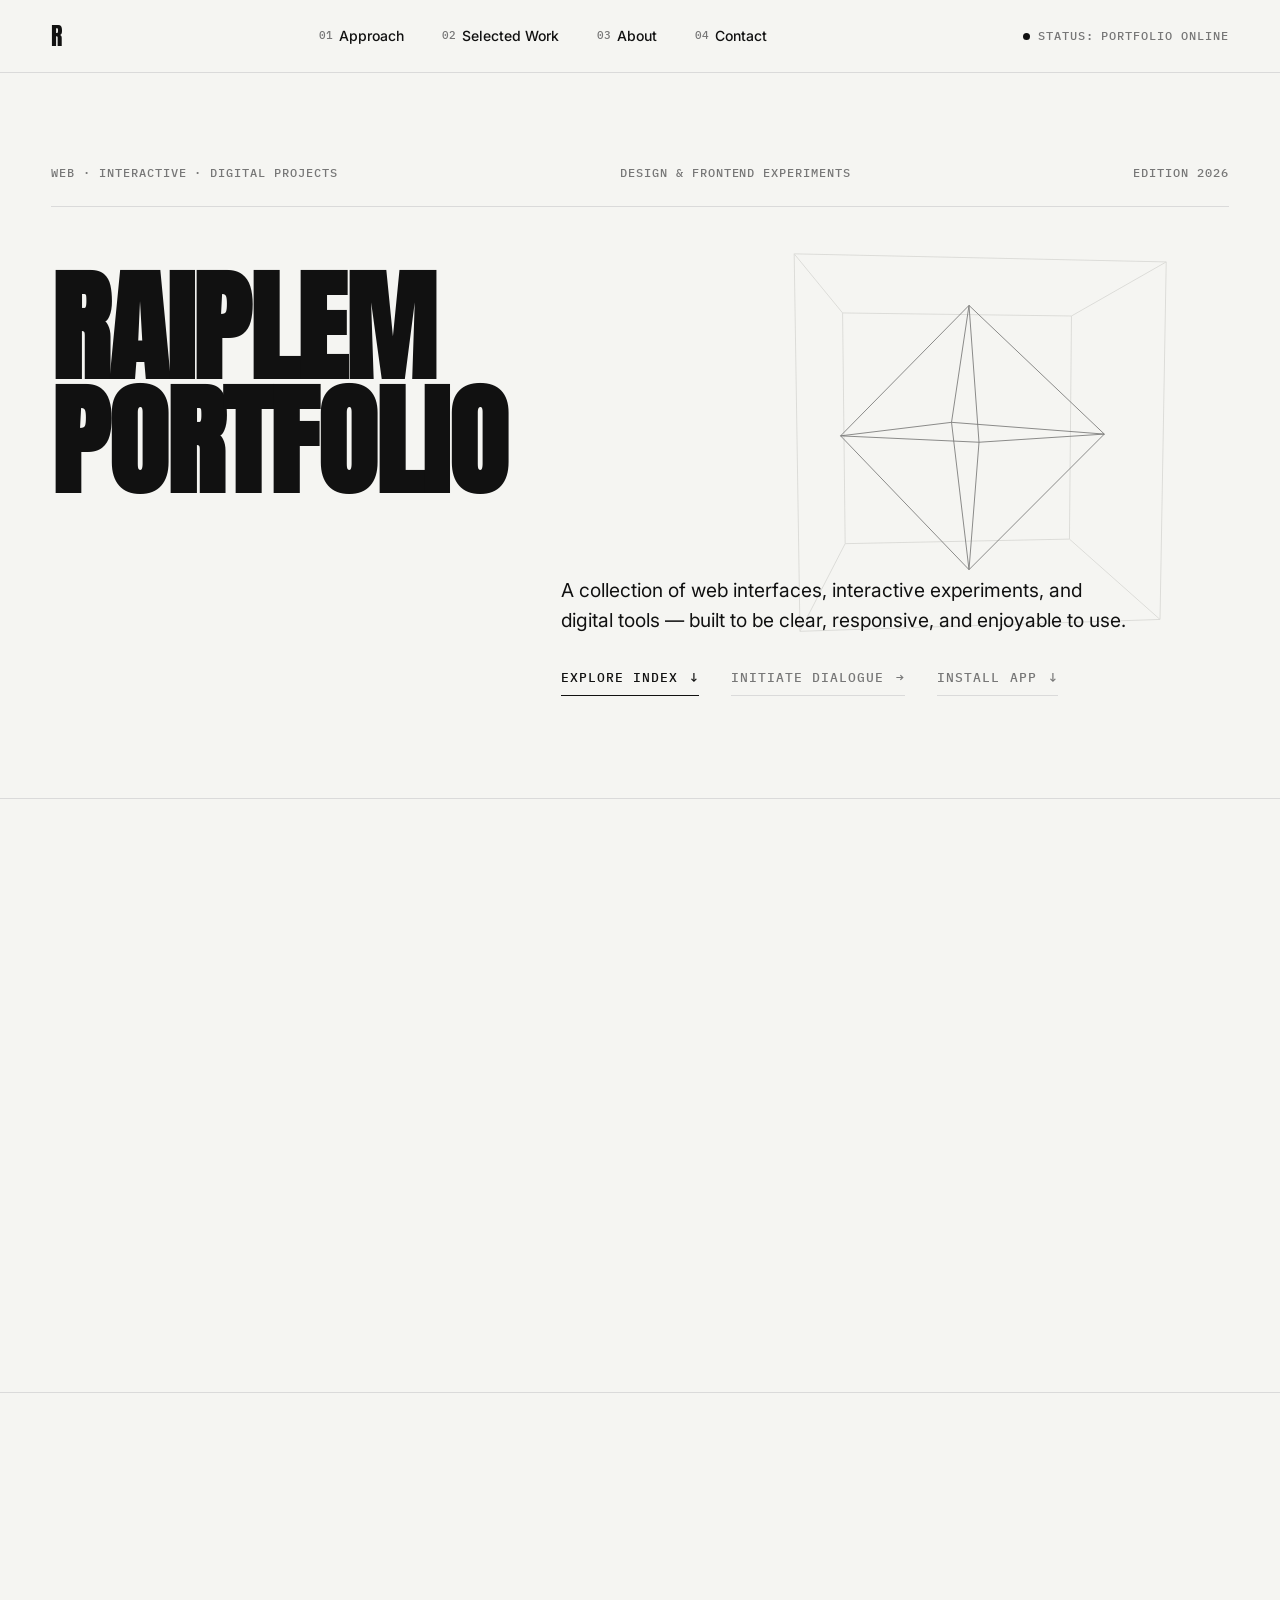
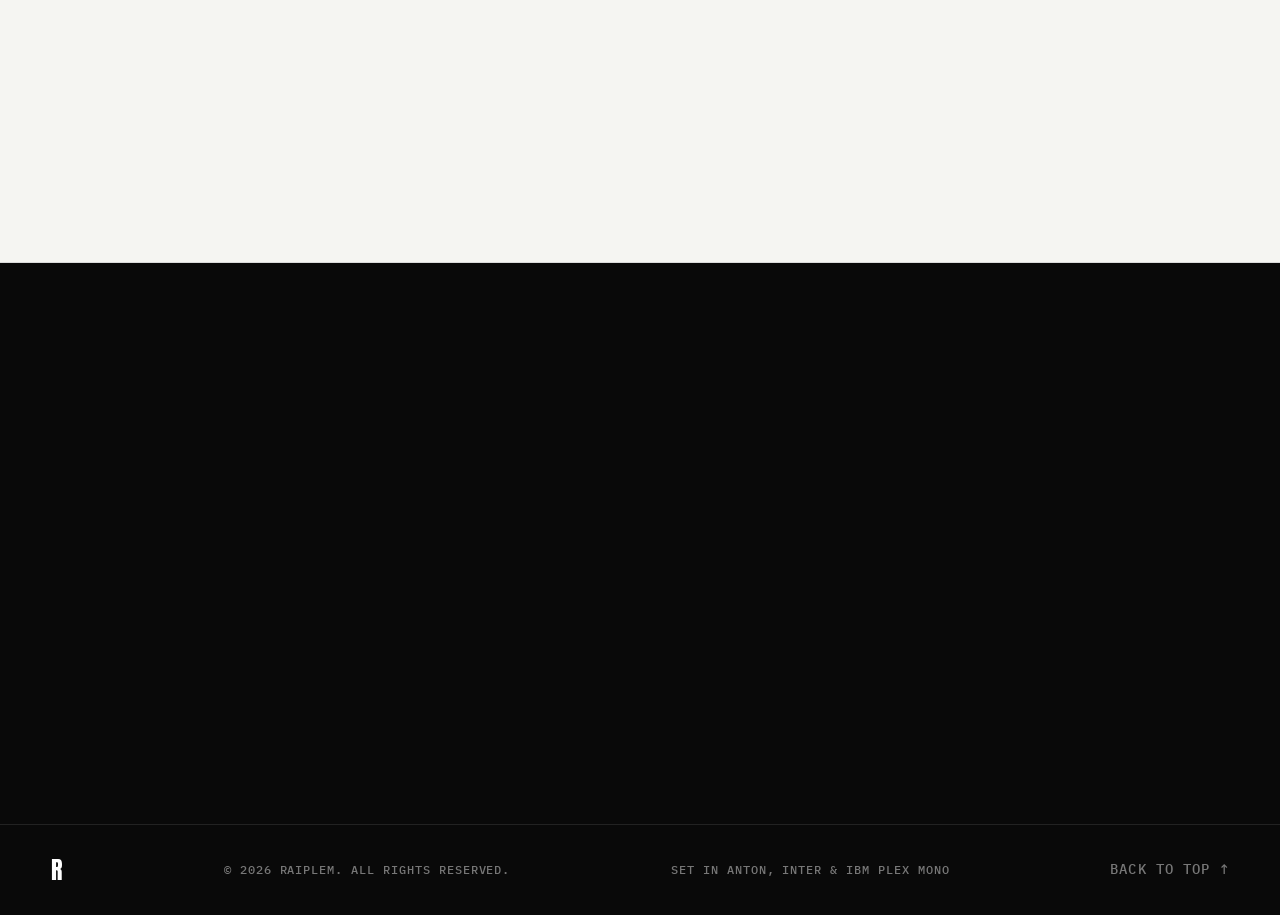
<file: index.html>
<!DOCTYPE html>
<html lang="en">
<head>
  <meta charset="UTF-8" />
  <meta name="viewport" content="width=device-width, initial-scale=1.0" />
  <meta http-equiv="refresh" content="0; url=./rizal.html" />
  <link rel="canonical" href="./rizal.html" />
  <title>Raiplem Portfolio</title>
</head>
<body>
  <p>Opening the portfolio. <a href="./rizal.html">Continue to Raiplem's portfolio</a>.</p>
</body>
</html>
</file>
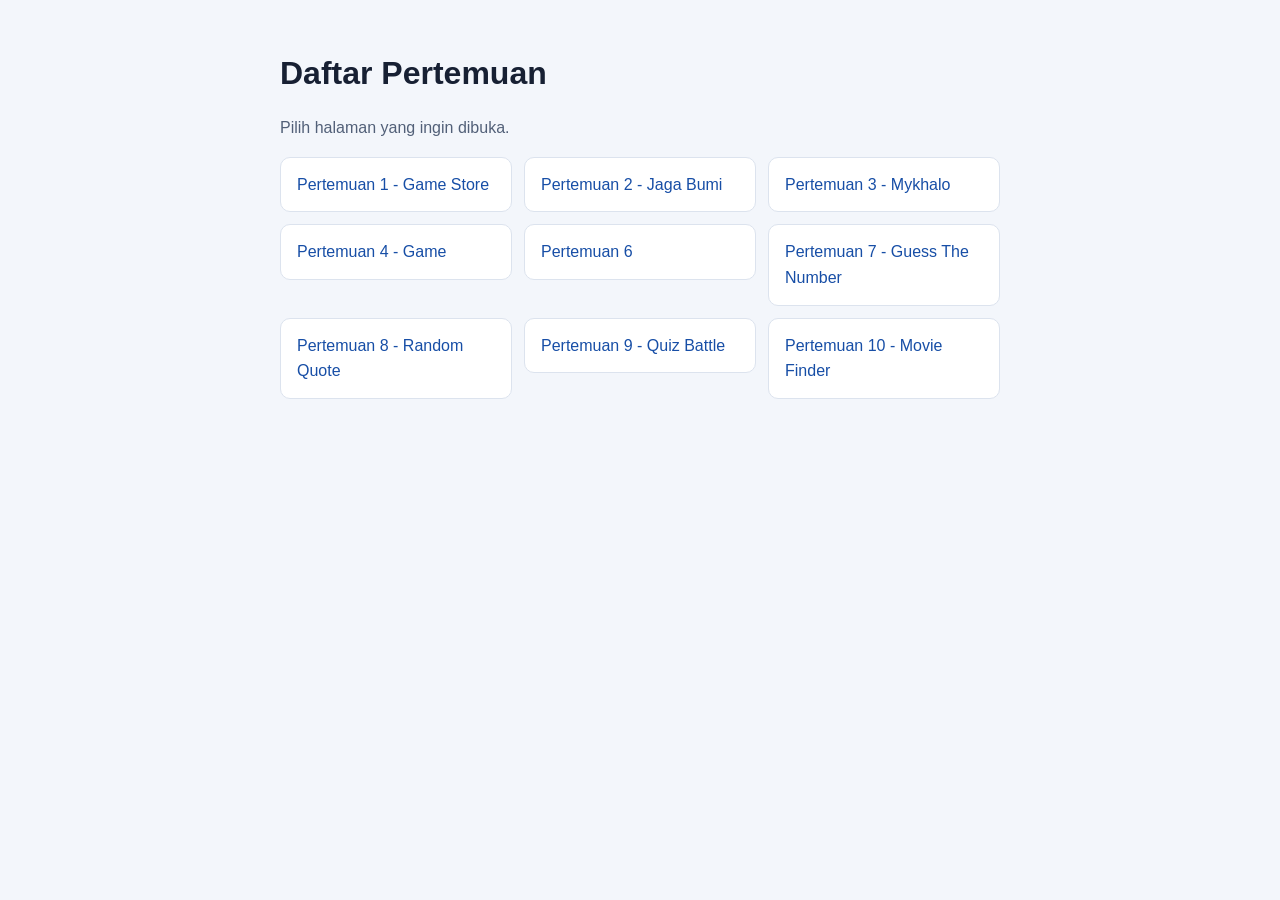
<file: pertemuan/index.html>
<!DOCTYPE html>
<html lang="id">
<head>
  <meta charset="UTF-8">
  <meta name="viewport" content="width=device-width, initial-scale=1.0">
  <title>Daftar Pertemuan</title>
  <style>
    body {
      max-width: 720px;
      margin: 48px auto;
      padding: 0 20px;
      color: #172033;
      font-family: Arial, sans-serif;
      line-height: 1.6;
      background: #f3f6fb;
    }

    h1 {
      margin-bottom: 8px;
    }

    p {
      color: #526078;
    }

    ul {
      display: grid;
      grid-template-columns: repeat(auto-fit, minmax(180px, 1fr));
      gap: 12px;
      padding: 0;
      list-style: none;
    }

    a {
      display: block;
      padding: 14px 16px;
      border: 1px solid #dce3ee;
      border-radius: 10px;
      color: #174ea6;
      background: #fff;
      text-decoration: none;
    }

    a:hover,
    a:focus-visible {
      border-color: #174ea6;
      outline: none;
    }
  </style>
</head>
<body>
  <main>
    <h1>Daftar Pertemuan</h1>
    <p>Pilih halaman yang ingin dibuka.</p>
    <ul>
      <li><a href="1/">Pertemuan 1 - Game Store</a></li>
      <li><a href="2/">Pertemuan 2 - Jaga Bumi</a></li>
      <li><a href="3/">Pertemuan 3 - Mykhalo</a></li>
      <li><a href="4/">Pertemuan 4 - Game</a></li>
      <li><a href="6/">Pertemuan 6</a></li>
      <li><a href="7/">Pertemuan 7 - Guess The Number</a></li>
      <li><a href="8/">Pertemuan 8 - Random Quote</a></li>
      <li><a href="9/">Pertemuan 9 - Quiz Battle</a></li>
      <li><a href="10/">Pertemuan 10 - Movie Finder</a></li>
    </ul>
  </main>
</body>
</html>
</file>
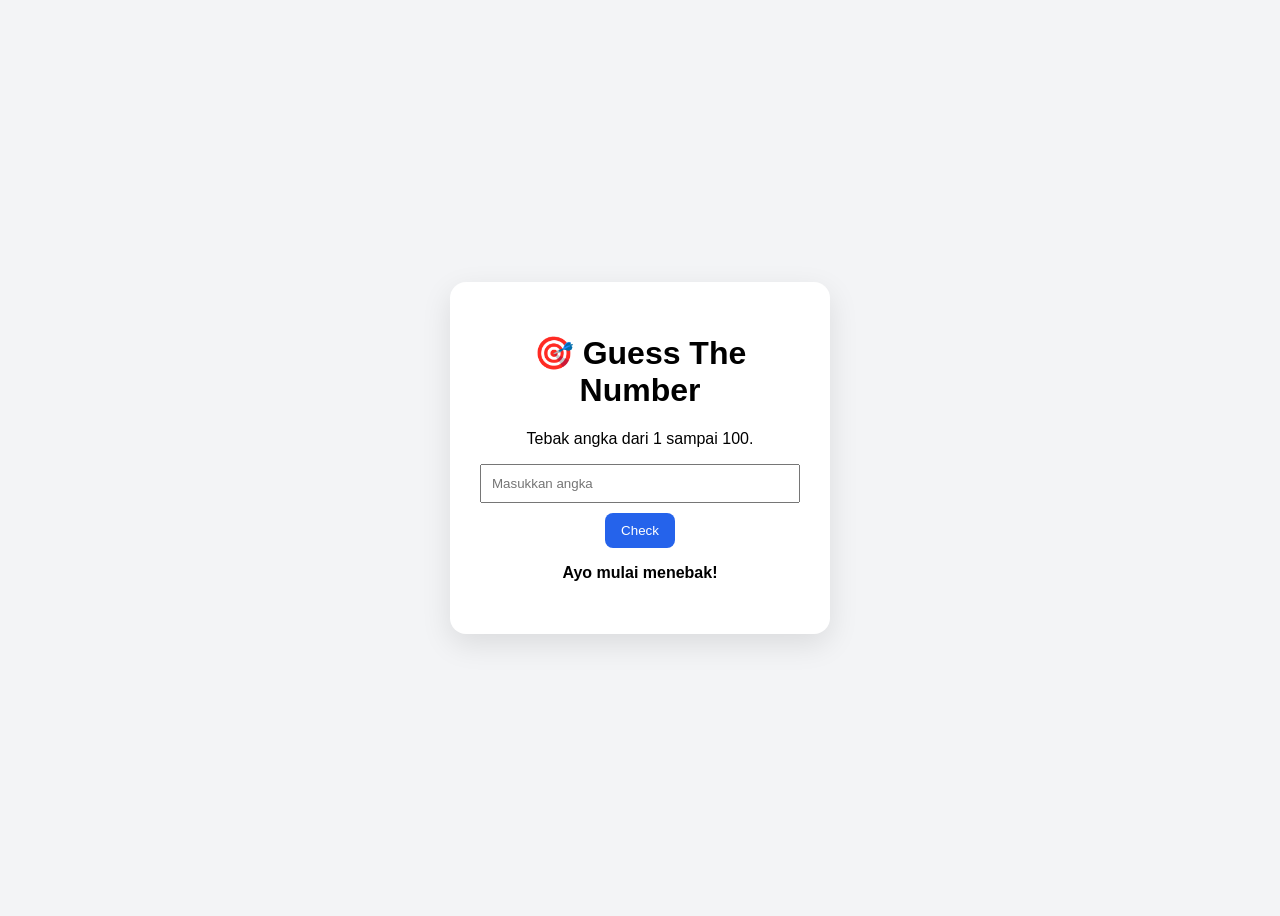
<file: PERTEMUAN7/index.html>
<!DOCTYPE html>
<html lang="id">
<head>
  <meta charset="UTF-8">
  <meta name="viewport" content="width=device-width, initial-scale=1.0">

  <title>Guess The Number</title>

  <link rel="stylesheet" href="style.css">
</head>

<body>

  <div class="card">

    <h1>🎯 Guess The Number</h1>

    <p>
      Tebak angka dari 1 sampai 100.
    </p>

    <input
      id="guess"
      type="number"
      placeholder="Masukkan angka"
    >

    <button id="check">
      Check
    </button>

    <p id="result">
      Ayo mulai menebak!
    </p>

  </div>

  <script src="script.js"></script>

</body>
</html>
</file>
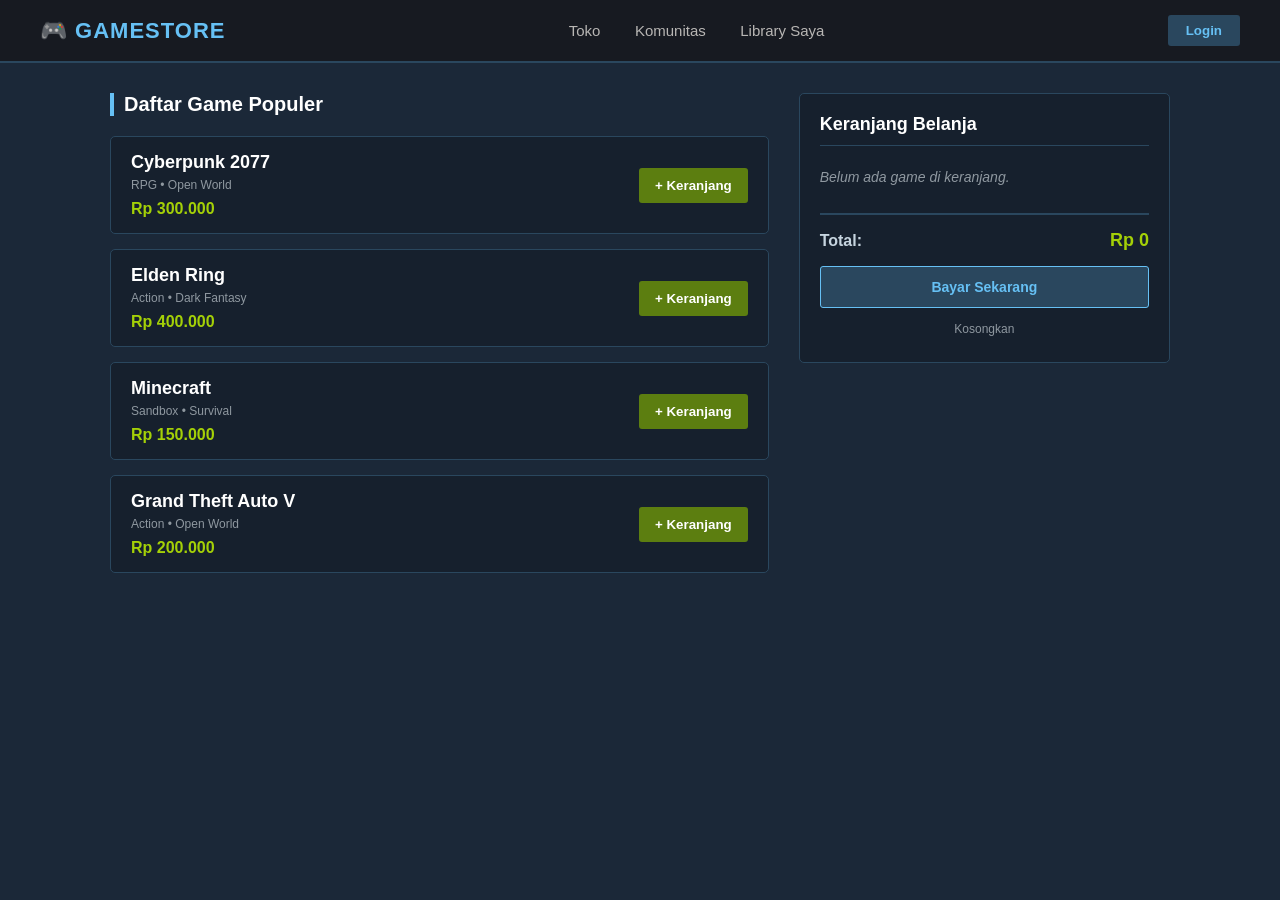
<file: pertemuan/1/index.html>
<!DOCTYPE html>
<html lang="id">
<head>
  <meta charset="UTF-8">
  <meta name="viewport" content="width=device-width, initial-scale=1.0">
  <title>Game Store - Steam Clone Sederhana</title>
  <link rel="stylesheet" href="style.css">
</head>
<body>

  <!-- Header / Navbar -->
  <header>
    <div class="logo">🎮 GAMESTORE</div>
    <nav>
      <a href="#">Toko</a>
      <a href="#">Komunitas</a>
      <a href="#">Library Saya</a>
    </nav>
    <div class="user-menu">
      <button class="btn-login">Login</button>
    </div>
  </header>

  <!-- Container Utama -->
  <div class="container">

    <!-- Area Katalog Game -->
    <main class="game-catalog">
      <h2>Daftar Game Populer</h2>

      <div class="game-card">
        <div class="game-info">
          <h3>Cyberpunk 2077</h3>
          <p class="category">RPG • Open World</p>
          <p class="price">Rp 300.000</p>
        </div>
        <button onclick="tambahKeKeranjang('Cyberpunk 2077', 300000)">+ Keranjang</button>
      </div>

      <div class="game-card">
        <div class="game-info">
          <h3>Elden Ring</h3>
          <p class="category">Action • Dark Fantasy</p>
          <p class="price">Rp 400.000</p>
        </div>
        <button onclick="tambahKeKeranjang('Elden Ring', 400000)">+ Keranjang</button>
      </div>

      <div class="game-card">
        <div class="game-info">
          <h3>Minecraft</h3>
          <p class="category">Sandbox • Survival</p>
          <p class="price">Rp 150.000</p>
        </div>
        <button onclick="tambahKeKeranjang('Minecraft', 150000)">+ Keranjang</button>
      </div>

      <div class="game-card">
        <div class="game-info">
          <h3>Grand Theft Auto V</h3>
          <p class="category">Action • Open World</p>
          <p class="price">Rp 200.000</p>
        </div>
        <button onclick="tambahKeKeranjang('Grand Theft Auto V', 200000)">+ Keranjang</button>
      </div>
    </main>

    <!-- Sidebar Keranjang Belanja -->
    <aside class="cart-sidebar">
      <h2>Keranjang Belanja</h2>

      <ul id="daftar-keranjang">
        <li class="empty-msg">Belum ada game di keranjang.</li>
      </ul>

      <div class="cart-summary">
        <div class="total-box">
          <span>Total:</span>
          <span id="total-harga" class="total-price">Rp 0</span>
        </div>
        <button class="btn-checkout" onclick="checkout()">Bayar Sekarang</button>
        <button class="btn-clear" onclick="kosongkanKeranjang()">Kosongkan</button>
      </div>
    </aside>

  </div>

  <script src="app.js"></script>
</body>
</html>
</file>
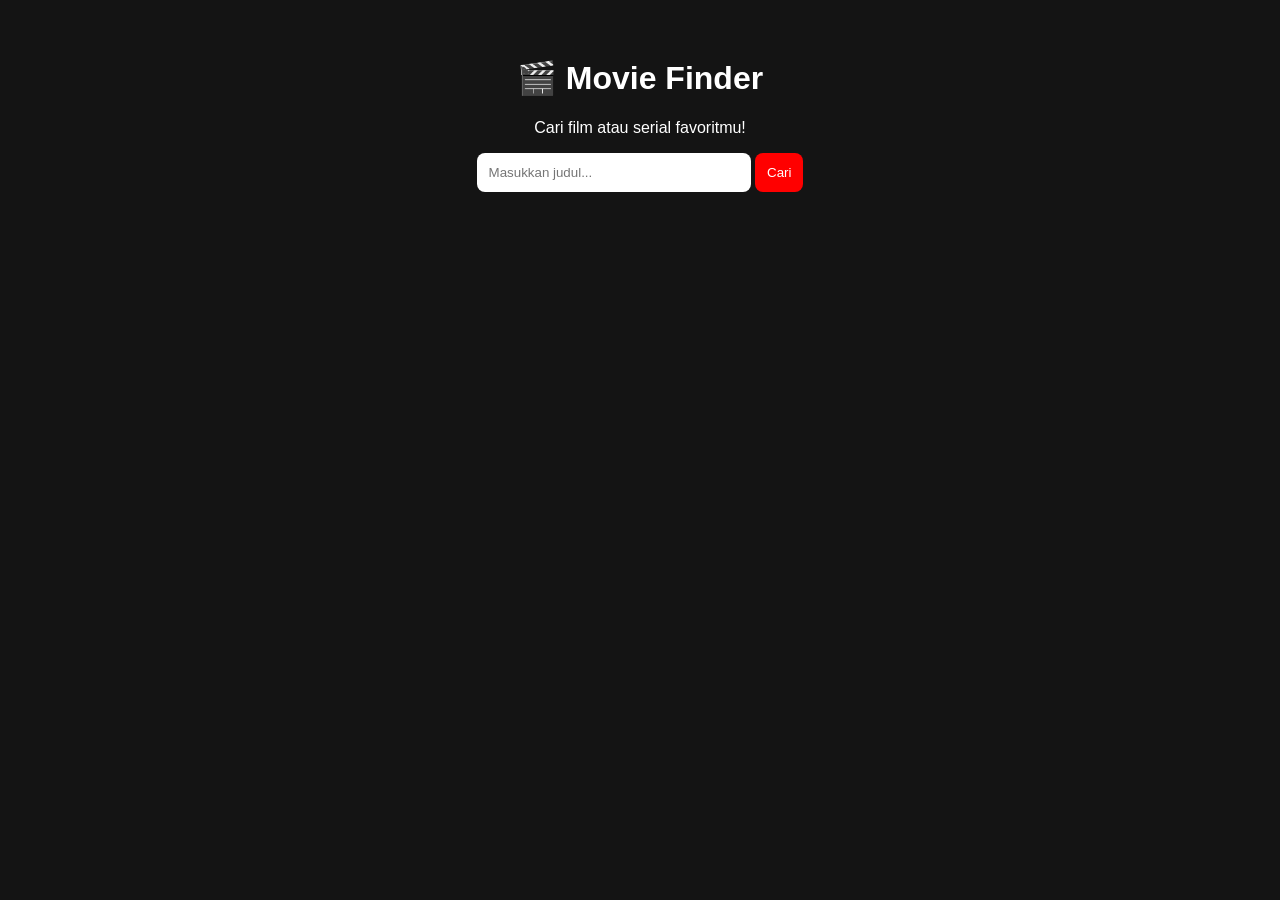
<file: pertemuan/10/index.html>
<!DOCTYPE html>
<html lang="id">
<head>
  <meta charset="UTF-8">
  <title>Movie Finder</title>

  <style>
    body {
      font-family: Arial;
      background: #141414;
      color: white;
      text-align: center;
      padding: 30px;
    }

    input {
      padding: 12px;
      width: 250px;
      border-radius: 8px;
      border: none;
    }

    button {
      padding: 12px;
      background: red;
      color: white;
      border: none;
      border-radius: 8px;
      cursor: pointer;
    }

    #hasil {
      display: flex;
      flex-wrap: wrap;
      justify-content: center;
      gap: 20px;
      margin-top: 30px;
    }

    .film {
      background: #222;
      padding: 15px;
      width: 200px;
      border-radius: 10px;
    }

    .film img {
      width: 100%;
      height: 250px;
      object-fit: cover;
    }

    /* Warna kategori */
    .bagus {
      color: #00ff88;
    }

    .lumayan {
      color: yellow;
    }

    .biasa {
      color: orange;
    }
  </style>
</head>

<body>

  <h1>🎬 Movie Finder</h1>

  <p>Cari film atau serial favoritmu!</p>

  <input
    type="text"
    id="search"
    placeholder="Masukkan judul..."
  >

  <button onclick="cariFilm()">Cari</button>

  <div id="hasil"></div>

  <script>

    async function cariFilm() {

      // 1. Mengambil input user
      let keyword = document.getElementById("search").value;

      // 2. Mengambil tempat hasil
      let hasil = document.getElementById("hasil");

      if (keyword.trim() === "") {
        hasil.textContent = "Masukkan judul terlebih dahulu!";
        return;
      }

      // 3. Menampilkan loading
      hasil.textContent = "Loading...";

      try {

        // 4. Mengambil data dari API
        let response = await fetch(
          "https://api.tvmaze.com/search/shows?q="
          + encodeURIComponent(keyword)
        );

        if (!response.ok) {
          throw new Error("Gagal mengambil data");
        }

        // 5. Mengubah response menjadi JSON
        let data = await response.json();

        // 6. Mengosongkan hasil
        hasil.innerHTML = "";

        // 7. Mengecek data
        if (data.length === 0) {
          hasil.textContent = "Film tidak ditemukan!";
          return;
        }

        // 8. Menampilkan semua film
        data.forEach(function(item) {

          let film = item.show;

          // Mengambil poster
          let poster = film.image
            ? film.image.medium
            : "https://placehold.co/200x250?text=No+Poster";

          // Mengambil rating
          let rating = film.rating?.average ?? "Belum ada";

          // 9. Menentukan kategori berdasarkan rating
          let kategori;
          let warna;

          if (rating === "Belum ada") {
            kategori = "❓ Belum Dinilai";
            warna = "";
          } else if (rating >= 8) {
            kategori = "🔥 Film Bagus";
            warna = "bagus";
          } else if (rating >= 6) {
            kategori = "👍 Lumayan";
            warna = "lumayan";
          } else {
            kategori = "😐 Biasa Saja";
            warna = "biasa";
          }

          // 10. Membuat card film
          let card = document.createElement("div");
          card.className = "film";

          // Membuat gambar
          let gambar = document.createElement("img");
          gambar.src = poster;
          gambar.alt = film.name;

          // Membuat judul
          let judul = document.createElement("h3");
          judul.textContent = film.name;

          // Membuat rating
          let nilai = document.createElement("p");
          nilai.textContent = "⭐ Rating: " + rating;

          // Membuat kategori
          let status = document.createElement("p");
          status.textContent = kategori;
          status.className = warna;

          // 11. Menampilkan ke website
          card.append(gambar, judul, nilai, status);

          hasil.appendChild(card);

        });

      } catch (error) {
        hasil.textContent = "Terjadi kesalahan. Coba lagi!";
        console.error(error);
      }

    }

  </script>

</body>
</html>
</file>
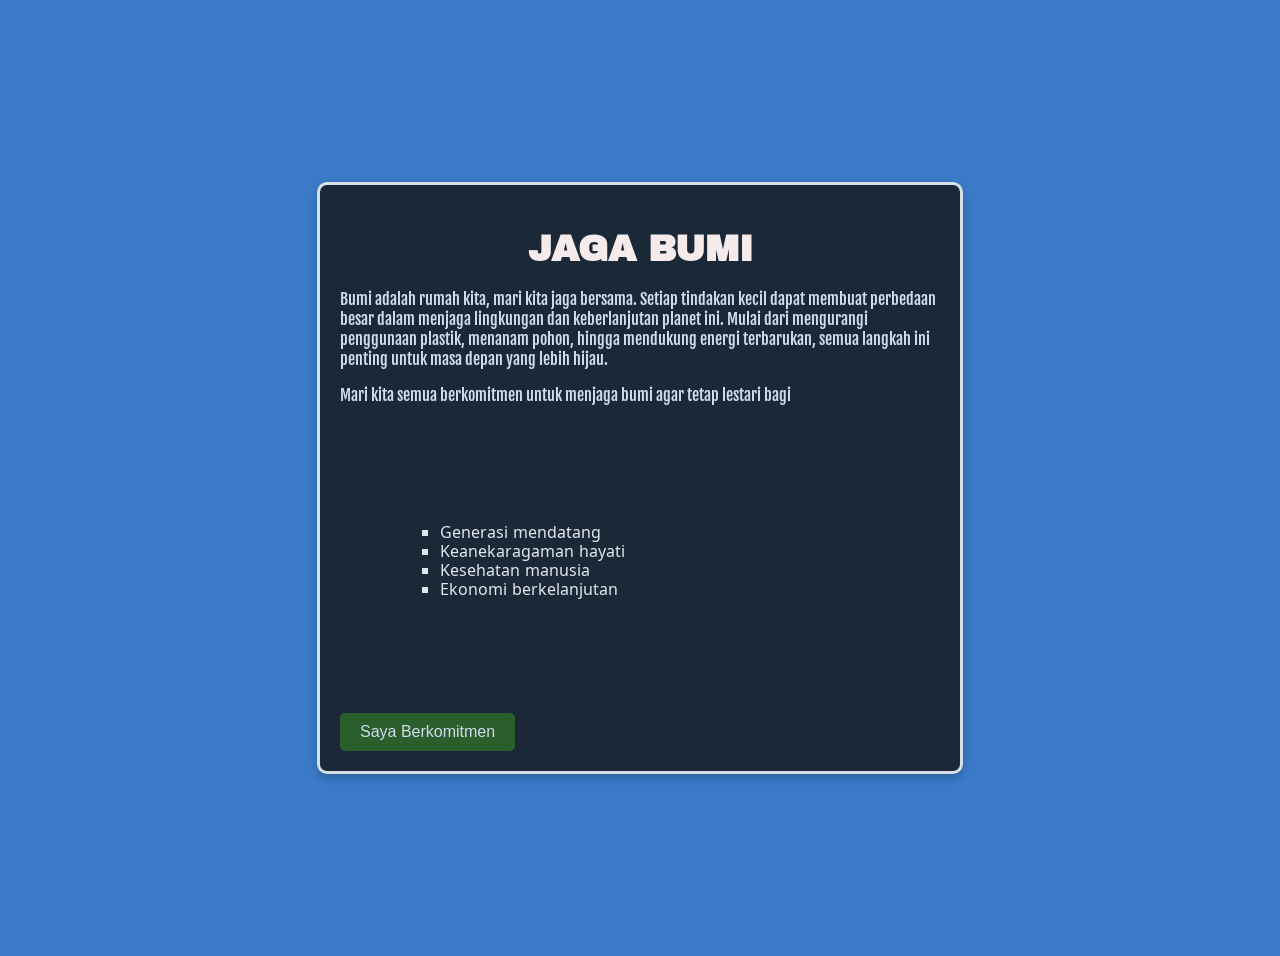
<file: pertemuan/2/index.html>
<html lang="en">
<head>
    <meta charset="UTF-8">
    <meta name="viewport" content="width=device-width, initial-scale=1.0">
    <title>JAGA BUMI</title>
    <link rel="stylesheet" href="style.css">
</head>
<body>
<div class="poster">
    <h1>JAGA BUMI</h1>
    <p> Bumi adalah rumah kita, mari kita jaga bersama. Setiap tindakan kecil dapat membuat perbedaan besar dalam menjaga lingkungan dan keberlanjutan planet ini. Mulai dari mengurangi penggunaan plastik, menanam pohon, hingga mendukung energi terbarukan, semua langkah ini penting untuk masa depan yang lebih hijau.</p>
    <p> Mari kita semua berkomitmen untuk menjaga bumi agar tetap lestari bagi</p>
    <ul>
        <li>Generasi mendatang</li>
        <li>Keanekaragaman hayati</li>
        <li>Kesehatan manusia</li>
        <li>Ekonomi berkelanjutan</li>
    </ul>


    <button>Saya Berkomitmen</button>
</div>

<script src="script.js"></script>
</body>
</html>
</file>
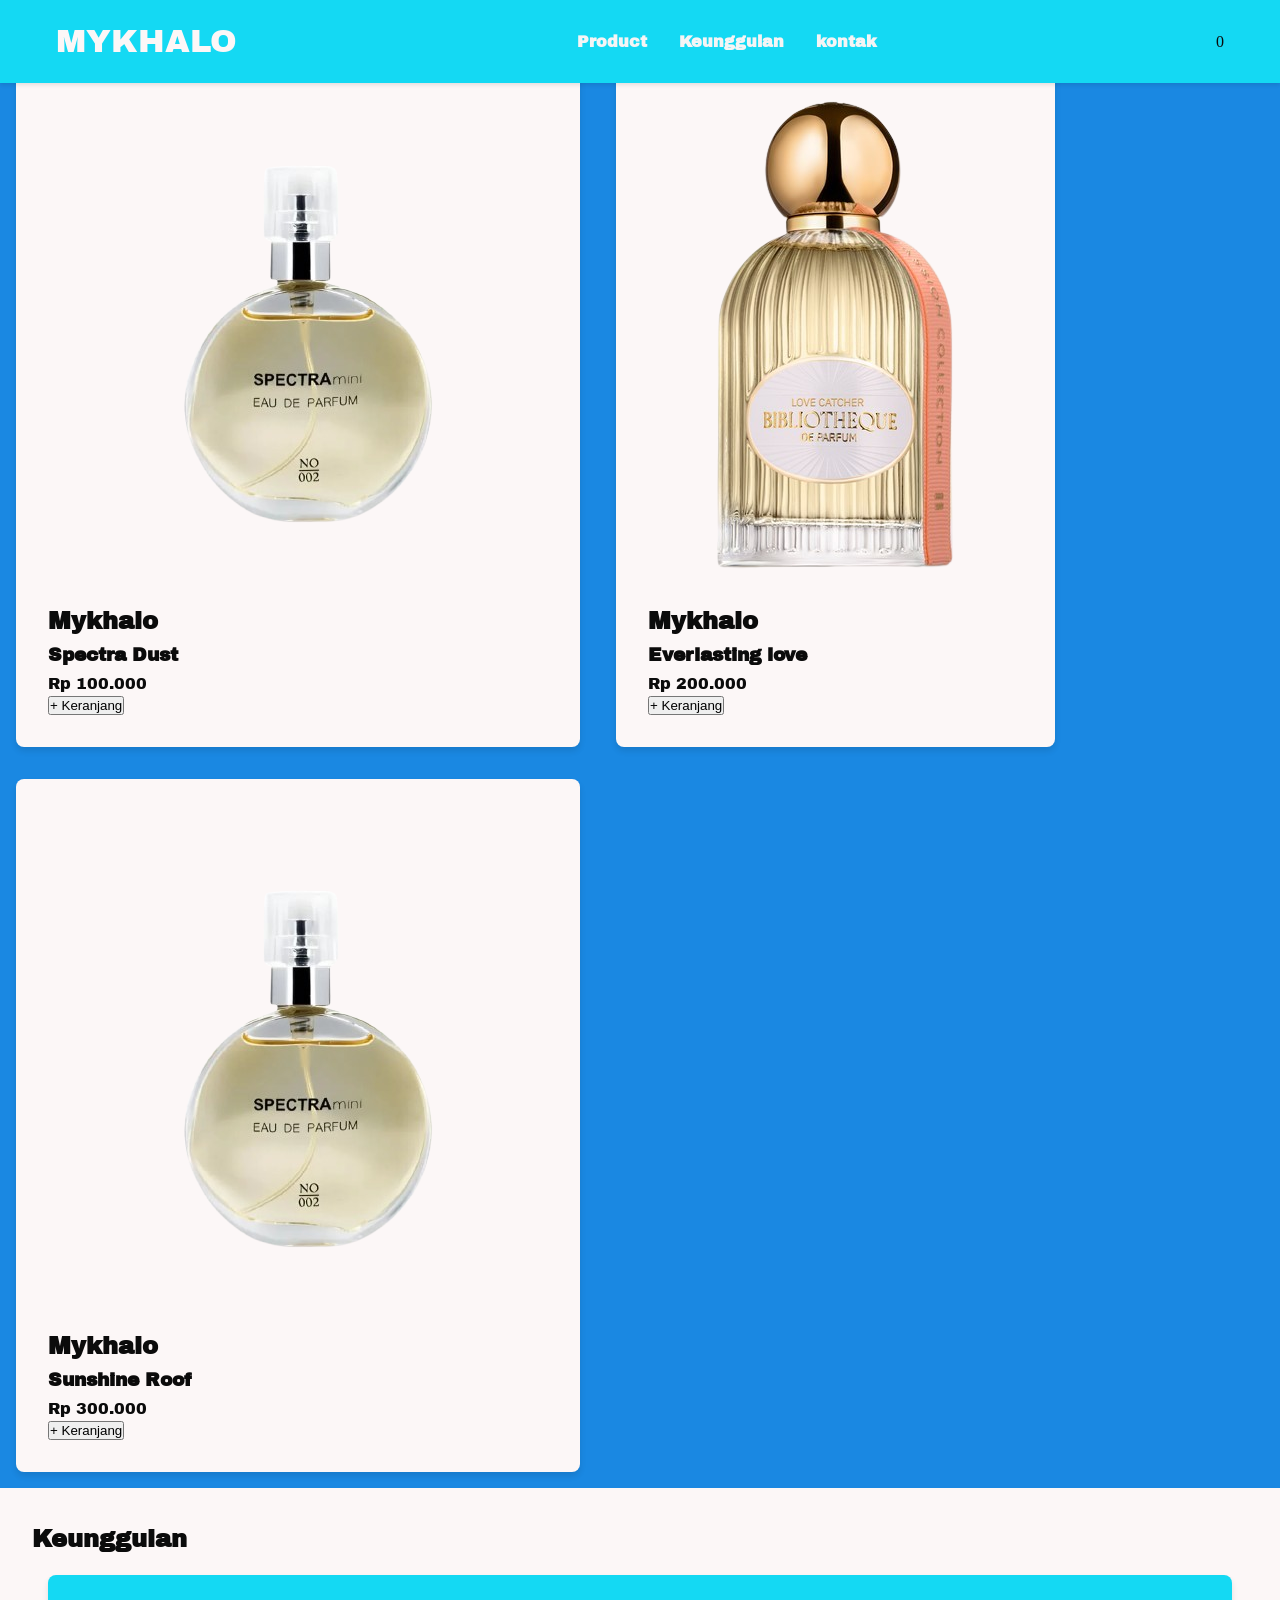
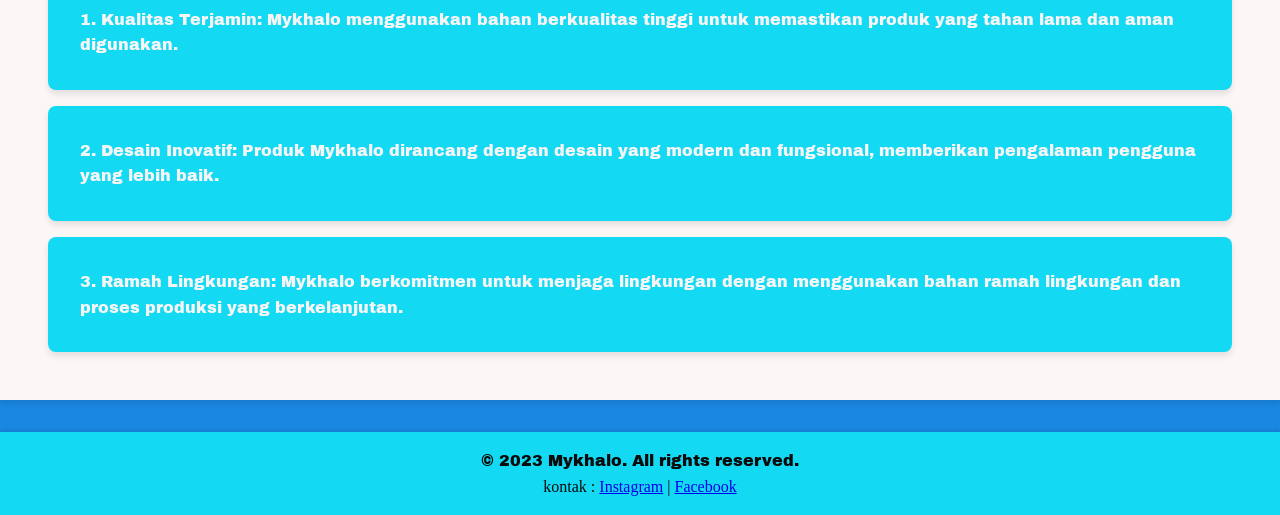
<file: pertemuan/3/index.html>
<html lang="en">
<head>
    <meta charset="UTF-8">
    <meta name="viewport" content="width=device-width, initial-scale=1.0">
    <title>Document</title>
    <link rel="stylesheet" href="sss.css">

</head>
<body>
 <header>
    <nav>
        <div class="logo">
            MYKHALO
        </div>
        <ul class="nav-links">
            <li><a href="#product">Product</a></li>
            <li><a href="#keunggulan">Keunggulan</a></li>
            <li><a href="#kontak">kontak</a></li>
        </ul>
        <div class="chart-icon">
             <span class="chart-count" id="chartCount">0</span>
        </div>
    </nav>
 </header>

 <div>
    <section class="product" id="product">
        <h2>Product</h2>
        <div class="product-card">
            <img src="ja.png" alt="Product 1" class="img1">
            <h2>Mykhalo</h2>
            <h3> Spectra Dust</h3>
            <p class="price">Rp 100.000</p>
            <button onclick="addToChart('Product 1', 100000)">+ Keranjang</button>
        </div>
        <div class="product-card">
            <img src="K.png" alt="Product 2" class="img2">
            <h2>Mykhalo</h2>
            <h3> Everlasting love</h3>
            <p class="price">Rp 200.000</p>
            <button onclick="addToChart('Product 2', 200000)">+ Keranjang</button>
        </div>
        <div class="product-card">
            <img src="ja.png" alt="Mykhalo Sunshine roof" class="img3">
            <h2>Mykhalo</h2>
            <h3> Sunshine Roof</h3>
            <p class="price">Rp 300.000</p>
            <button onclick="addToChart('Sunshine Roof', 300000)">+ Keranjang</button>
        </div>

        <div>

        <section  class="keunggulan" id="keunggulan">
            <h2>Keunggulan</h2>
            <p>1. Kualitas Terjamin: Mykhalo menggunakan bahan berkualitas tinggi untuk memastikan produk yang tahan lama dan aman digunakan.</p>
            <p>2. Desain Inovatif: Produk Mykhalo dirancang dengan desain yang modern dan fungsional, memberikan pengalaman pengguna yang lebih baik.</p>
            <p>3. Ramah Lingkungan: Mykhalo berkomitmen untuk menjaga lingkungan dengan menggunakan bahan ramah lingkungan dan proses produksi yang berkelanjutan.</p>

        </div>
    </section>


</div>

<footer>
    <p>&copy; 2023 Mykhalo. All rights reserved.</p>
    kontak : <a href="https://www.instagram.com/mykhalo.id/" target="_blank">Instagram</a> | <a href="https://www.facebook.com/mykhalo.id/" target="_blank">Facebook</a>

</footer>

<script src="script.js"></script>
</body>
</html>
</file>
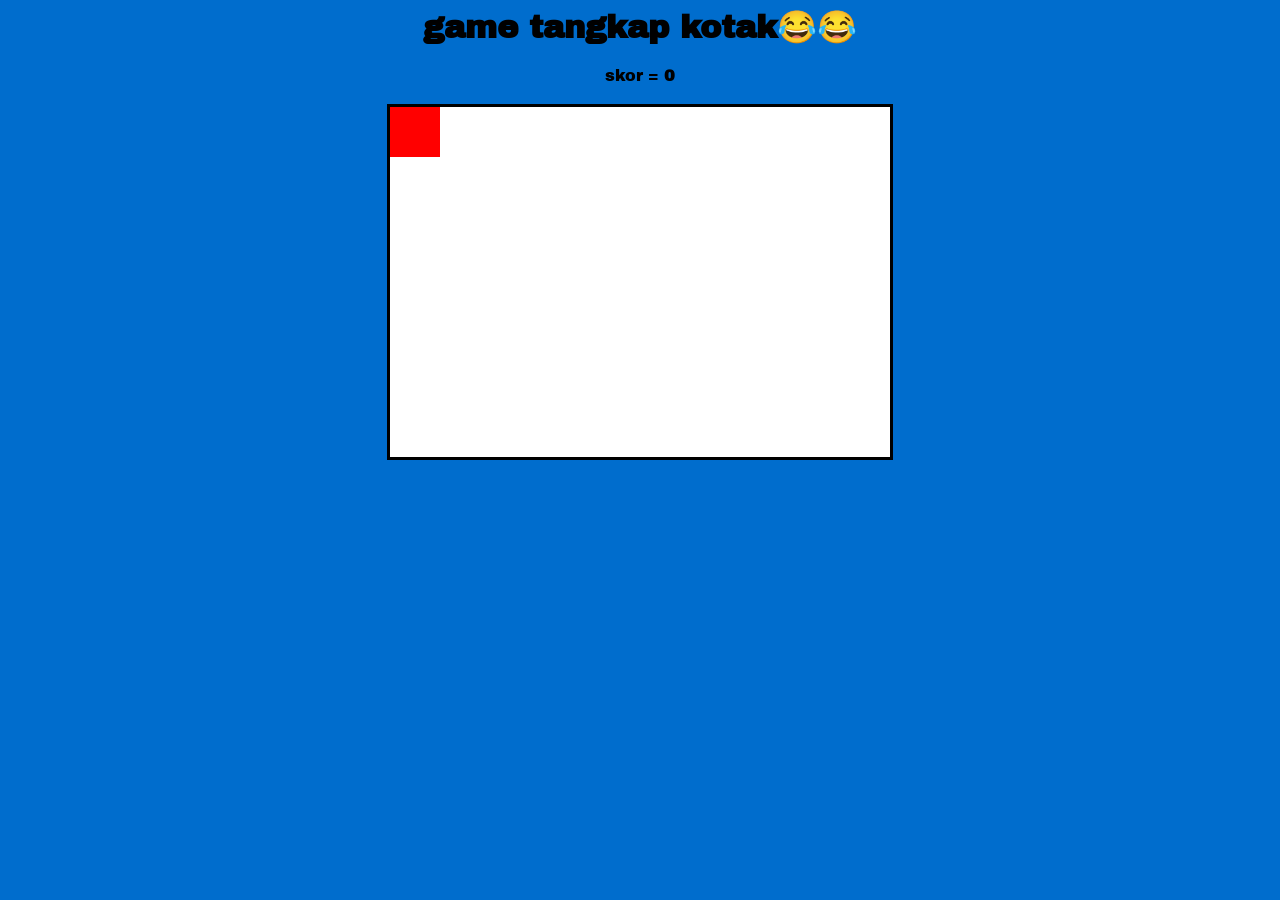
<file: pertemuan/4/index.html>
<html lang="en">
<head>
    <meta charset="UTF-8">
    <meta name="viewport" content="width=device-width, initial-scale=1.0">
    <title>game keren</title>
    <link rel="stylesheet" href="style.css">
</head>
<body>
    <div>
        <h1>game tangkap kotak😂😂</h1>
        <p>skor = <span style="font-weight: bold;" id="skor">0</span></p>
    </div>

    <div id='game'>
        <div id='kotak'></div>

    </div>

    <script src="app.js"></script>

</body>
</html>
</file>
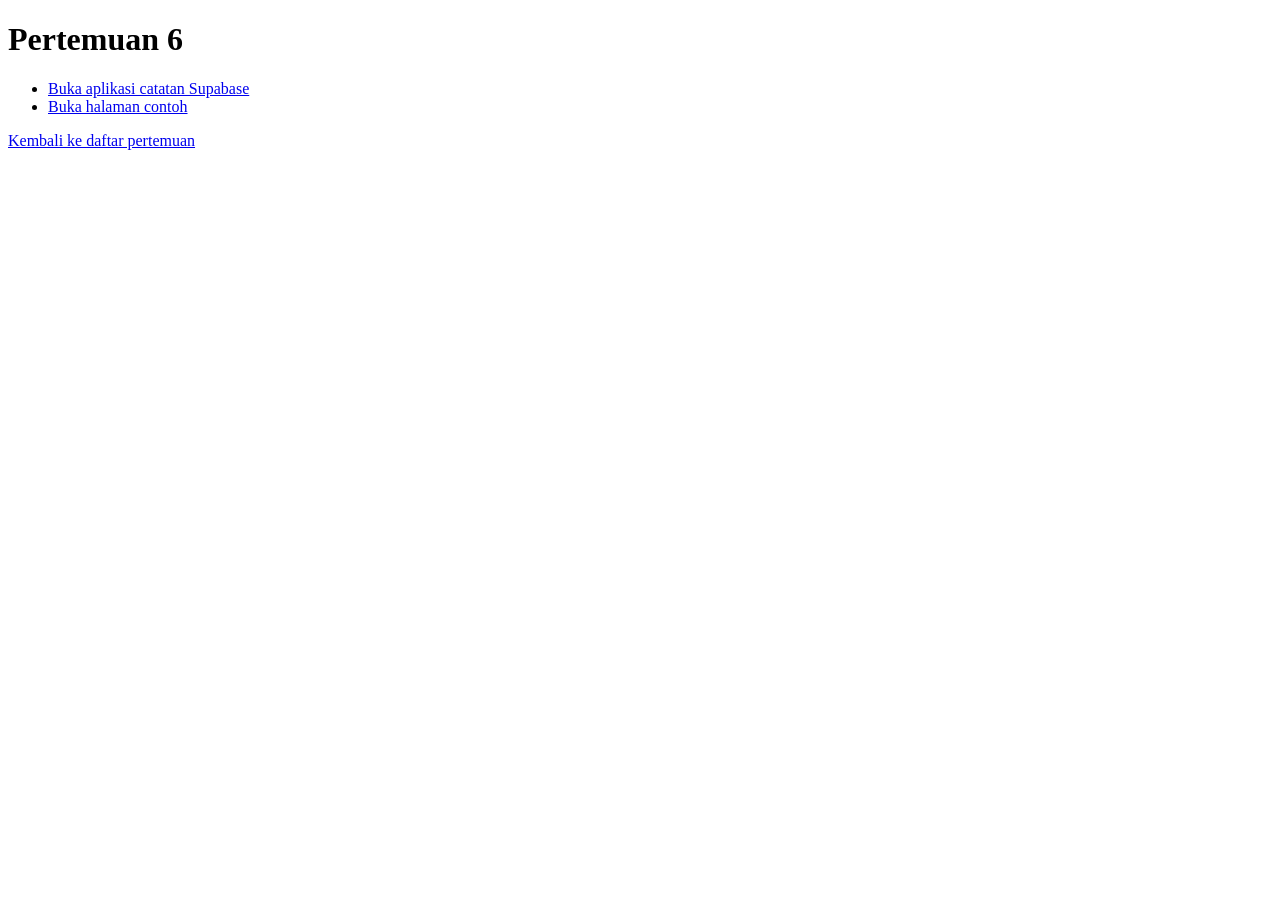
<file: pertemuan/6/index.html>
<!DOCTYPE html>
<html lang="id">
<head>
  <meta charset="UTF-8">
  <meta name="viewport" content="width=device-width, initial-scale=1.0">
  <title>Pertemuan 6</title>
</head>
<body>
  <main>
    <h1>Pertemuan 6</h1>
    <ul>
      <li><a href="supabase_2/">Buka aplikasi catatan Supabase</a></li>
      <li><a href="sss.html">Buka halaman contoh</a></li>
    </ul>
    <p><a href="../">Kembali ke daftar pertemuan</a></p>
  </main>
</body>
</html>
</file>
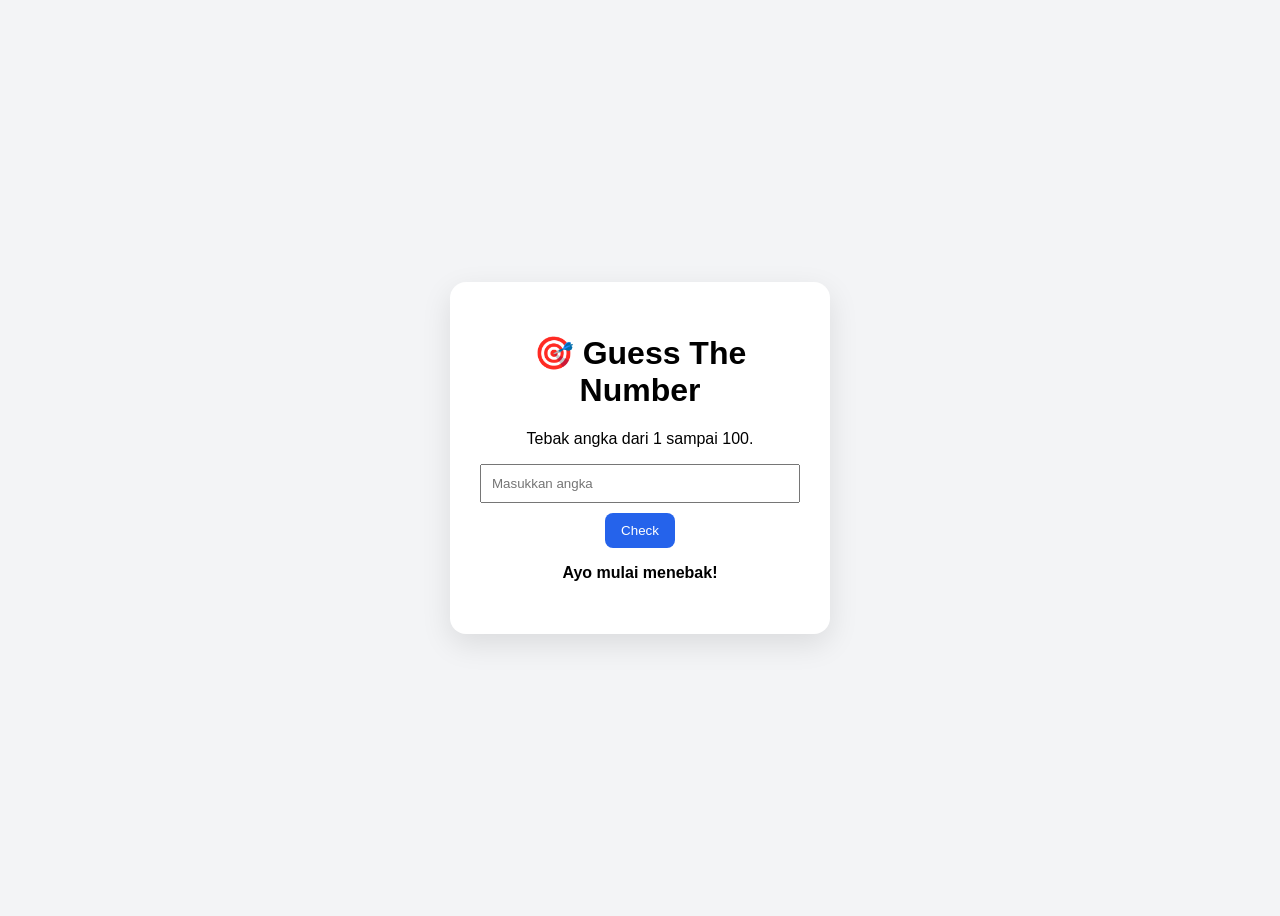
<file: pertemuan/7/index.html>
<!DOCTYPE html>
<html lang="id">
<head>
  <meta charset="UTF-8">
  <meta name="viewport" content="width=device-width, initial-scale=1.0">

  <title>Guess The Number</title>

  <link rel="stylesheet" href="style.css">
</head>

<body>

  <div class="card">

    <h1>🎯 Guess The Number</h1>

    <p>
      Tebak angka dari 1 sampai 100.
    </p>

    <input
      id="guess"
      type="number"
      placeholder="Masukkan angka"
    >

    <button id="check">
      Check
    </button>

    <p id="result">
      Ayo mulai menebak!
    </p>

  </div>

  <script src="script.js"></script>

</body>
</html>
</file>
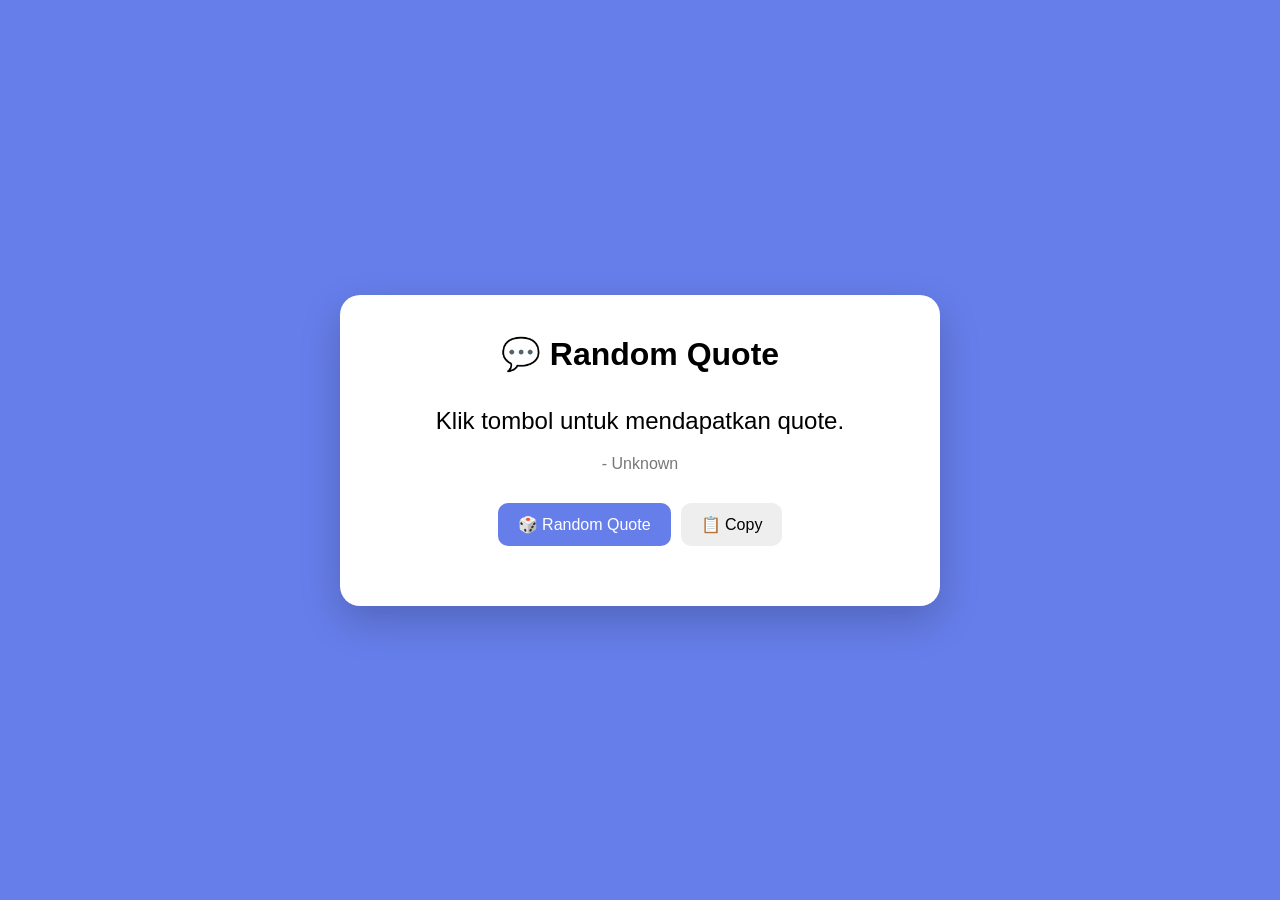
<file: pertemuan/8/index.html>
<!DOCTYPE html>
<html lang="en">
<head>
  <meta charset="UTF-8" />
  <meta name="viewport" content="width=device-width, initial-scale=1.0" />

  <title>Random Quote Generator</title>

  <link rel="stylesheet" href="style.css" />
</head>

<body>

  <main class="container">

    <div class="quote-card">

      <h1>💬 Random Quote</h1>

      <p id="quote">
        Klik tombol untuk mendapatkan quote.
      </p>

      <p id="author">
        - Unknown
      </p>

      <div class="actions">

        <button id="randomButton">
          🎲 Random Quote
        </button>

        <button id="copyButton">
          📋 Copy
        </button>



      </div>

     <p id="alert"></p>
    </div>

  </main>

  <script src="script.js"></script>

</body>
</html>
</file>
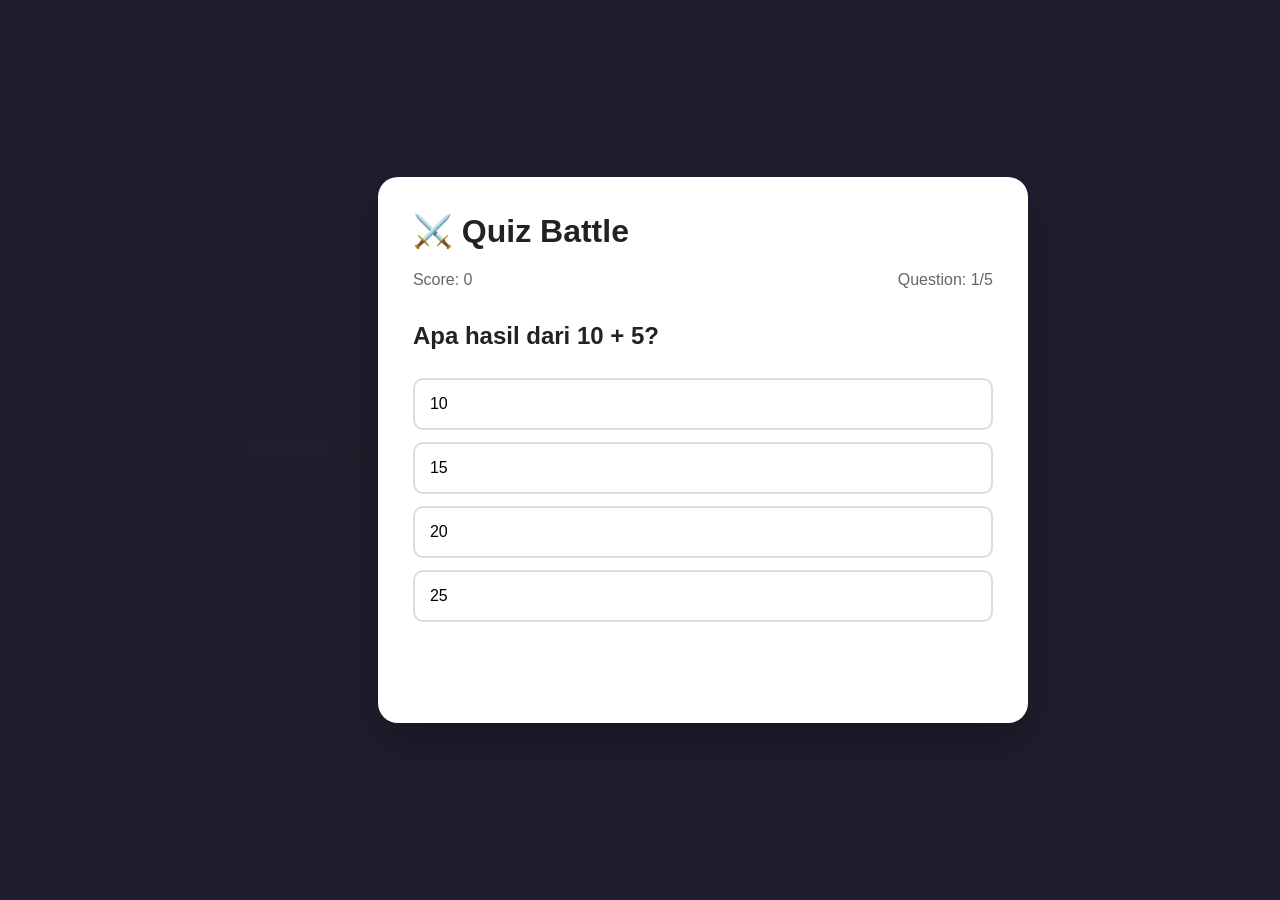
<file: pertemuan/9/index.html>
!DOCTYPE html>
<html lang="en">
<head>
  <meta charset="UTF-8" />
  <meta name="viewport" content="width=device-width, initial-scale=1.0" />
  <title>Quiz Battle</title>
  <link rel="stylesheet" href="style.css" />
</head>
<body>
  <main class="container">
    <div class="quiz-card">
      <header class="quiz-header">
        <h1>⚔️ Quiz Battle</h1>

        <div class="status">
          <span id="score">Score: 0</span>
          <span id="progress">Question: 1/5</span>
        </div>
      </header>

      <section id="gameScreen">
        <h2 id="question">Question</h2>
        <div id="answerContainer" class="answers"></div>
        <p id="feedback"></p>
      </section>

      <section id="resultScreen" class="hidden">
        <h2>🏆 Battle Finished!</h2>
        <p id="finalScore"></p>
        <button id="restartButton">🔄 Play Again</button>
      </section>
    </div>
  </main>

  <script src="app.js"></script>
</body>
</html>
</file>
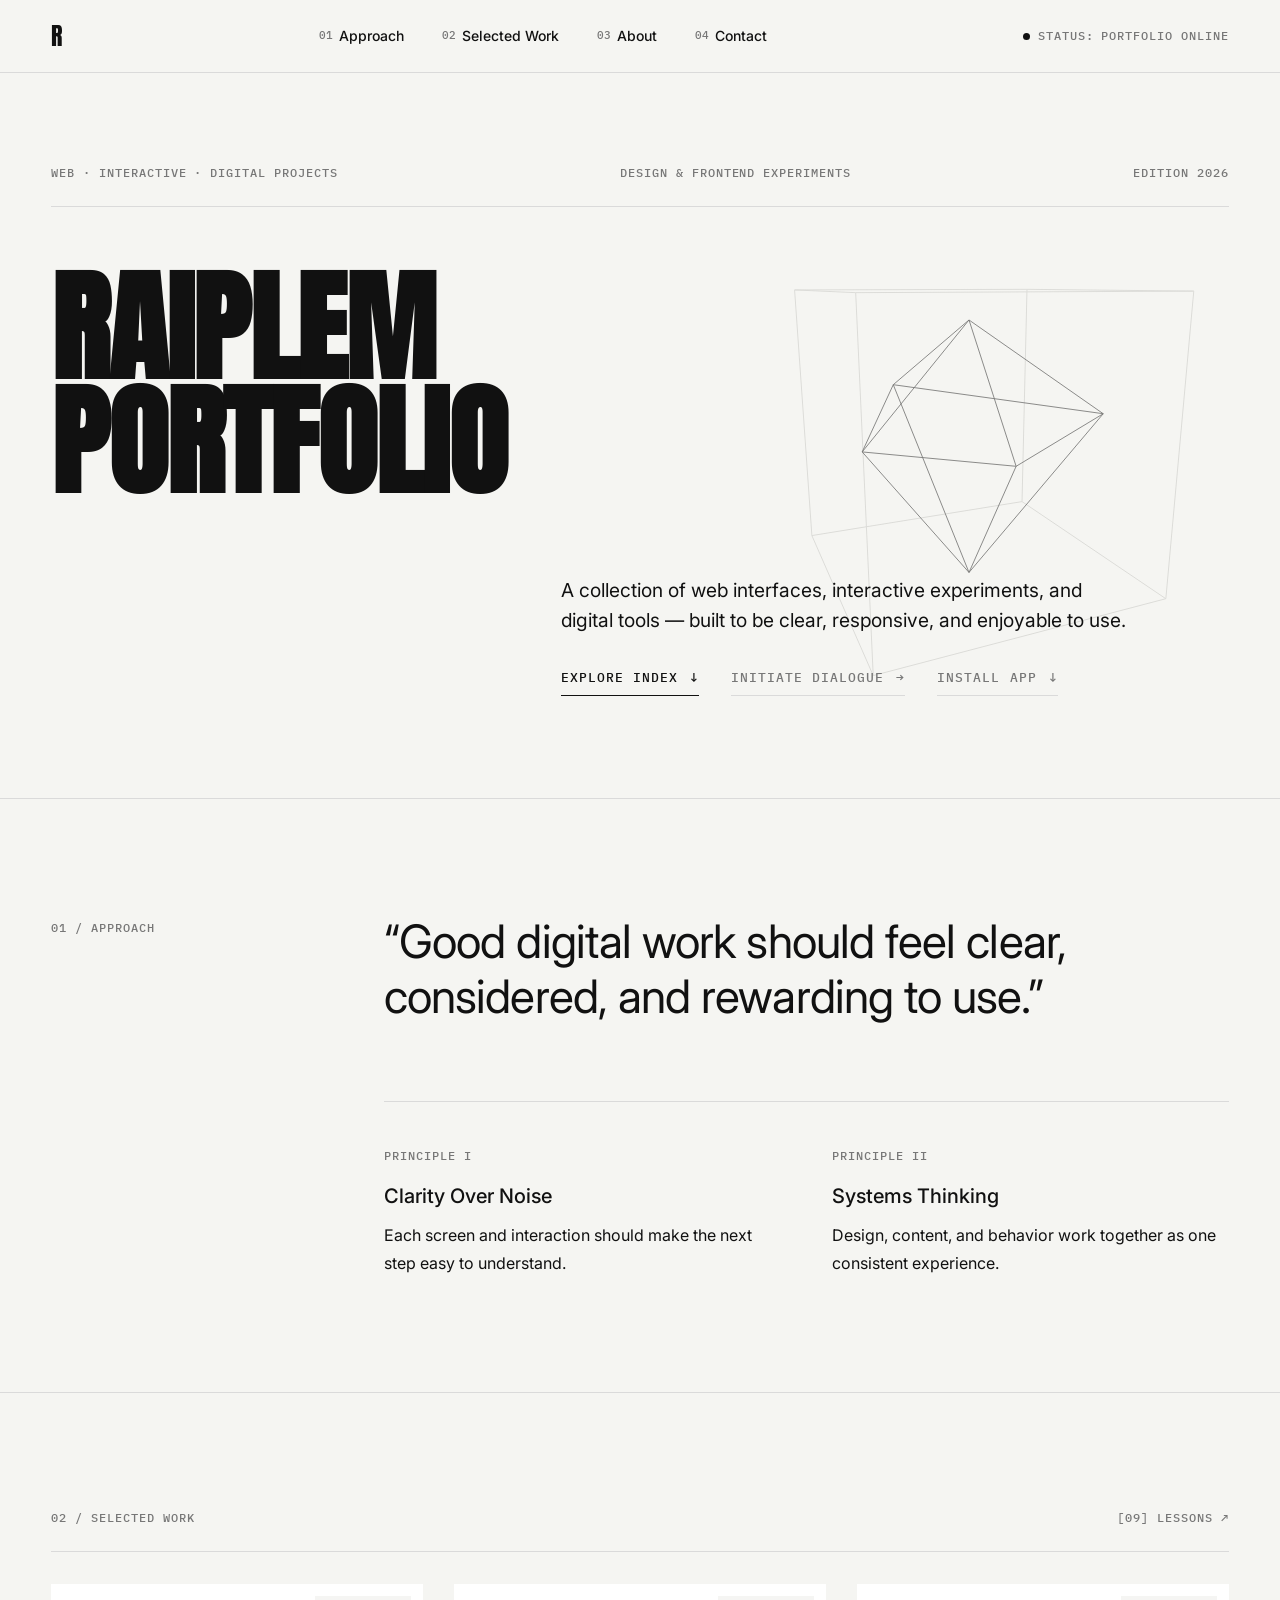
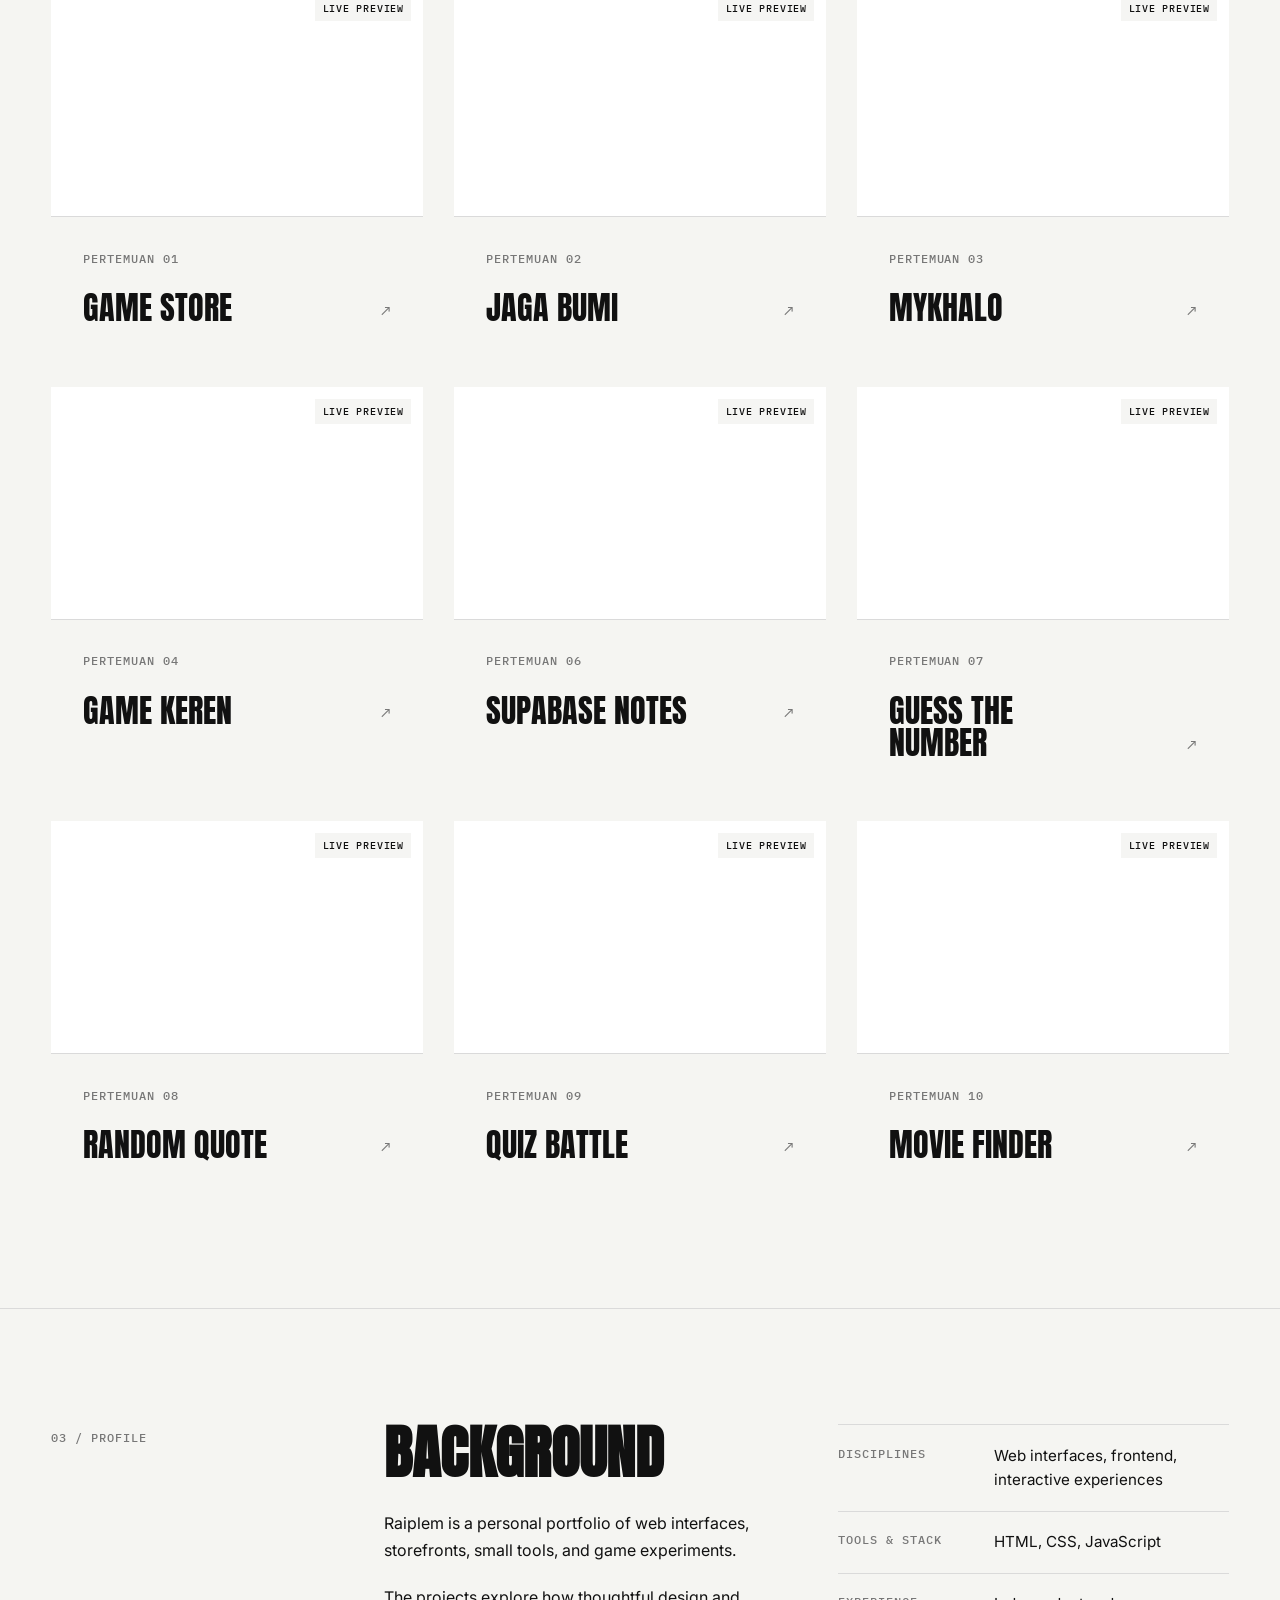
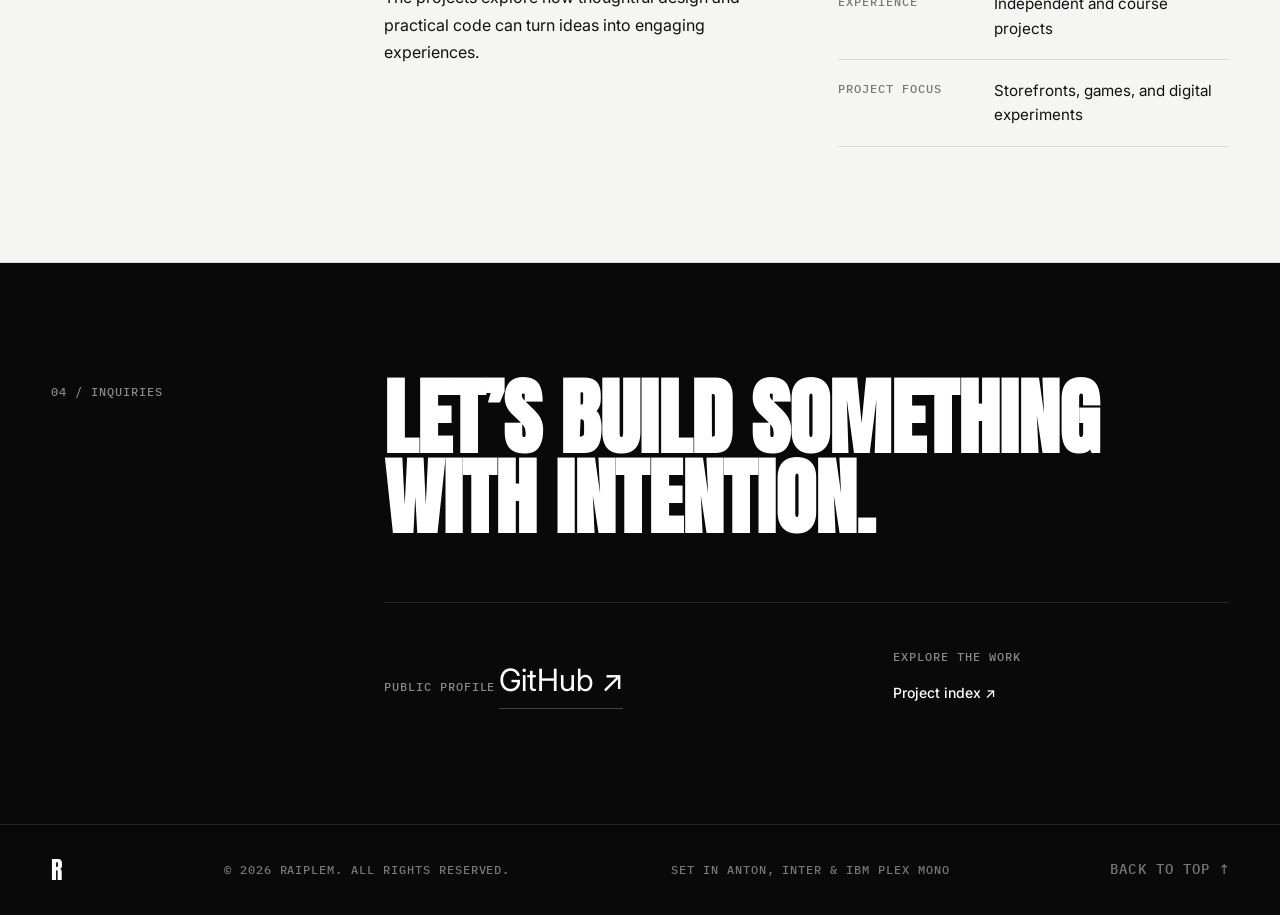
<file: rizal.html>
<!DOCTYPE html>
<html lang="en">
<head>
  <meta charset="UTF-8" />
  <meta name="viewport" content="width=device-width, initial-scale=1.0" />
  <meta name="description" content="Raiplem's portfolio of selected web projects and creative work." />
  <meta name="theme-color" content="#F5F5F2" />
  <meta name="apple-mobile-web-app-capable" content="yes" />
  <meta name="apple-mobile-web-app-title" content="Raiplem" />
  <meta name="apple-mobile-web-app-status-bar-style" content="default" />
  <meta property="og:title" content="Raiplem Portfolio" />
  <meta property="og:description" content="Explore Raiplem's selected web projects and creative work." />
  <meta property="og:type" content="website" />
  <meta property="og:url" content="https://raiapart4.vercel.app/" />
  <meta property="og:image" content="https://raiapart4.vercel.app/assets/app-icon-512.png" />
  <link rel="canonical" href="https://raiapart4.vercel.app/rizal.html" />
  <link rel="manifest" href="./manifest.webmanifest" />
  <link rel="icon" type="image/png" sizes="192x192" href="./assets/app-icon-192.png" />
  <link rel="apple-touch-icon" href="./assets/apple-touch-icon.png" />
  <title>Raiplem Portfolio</title>

  <!-- Google Fonts: Anton (Display), Inter (Body), IBM Plex Mono (Technical) -->
  <link rel="preconnect" href="https://fonts.googleapis.com" />
  <link rel="preconnect" href="https://fonts.gstatic.com" crossorigin />
  <link
    href="https://fonts.googleapis.com/css2?family=Anton&family=IBM+Plex+Mono:wght@400;500&family=Inter:wght@300;400;500;600&display=swap"
    rel="stylesheet"
  />

  <link rel="stylesheet" href="styles.css" />
</head>
<body>
  <!-- Top Hairline Reading Progress Bar -->
  <div class="scroll-indicator" aria-hidden="true"></div>

  <!-- =========================================================
       00 / HEADER & 3D ROLLING NAVIGATION
       ========================================================= -->
  <header class="site-header" id="top">
    <div class="container header-grid">
      <a href="#top" class="monogram" aria-label="Home">
        R
      </a>

      <nav class="site-nav" aria-label="Primary Navigation">
        <a href="#philosophy" class="nav-link">
          <span class="mono-num">01</span>
          <span class="roll-text" data-text="Approach">Approach</span>
        </a>
        <a href="#work" class="nav-link">
          <span class="mono-num">02</span>
          <span class="roll-text" data-text="Selected Work">Selected Work</span>
        </a>
        <a href="#about" class="nav-link">
          <span class="mono-num">03</span>
          <span class="roll-text" data-text="About">About</span>
        </a>
        <a href="#contact" class="nav-link">
          <span class="mono-num">04</span>
          <span class="roll-text" data-text="Contact">Contact</span>
        </a>
      </nav>

      <div class="status-badge">
        <span class="status-dot" aria-hidden="true"></span>
        <span class="meta-label">STATUS: PORTFOLIO ONLINE</span>
      </div>
    </div>
  </header>

  <main>
    <!-- =========================================================
         HERO SECTION + 3D ARCHITECTURAL WIREFRAME STAGE
         ========================================================= -->
    <section class="hero section-border">
      <canvas id="hero-3d-canvas" class="hero-3d-stage" aria-hidden="true"></canvas>

      <div class="container">
        <div class="hero-meta-row reveal">
          <span class="meta-label">WEB · INTERACTIVE · DIGITAL PROJECTS</span>
          <span class="meta-label">DESIGN &amp; FRONTEND EXPERIMENTS</span>
          <span class="meta-label">EDITION 2026</span>
        </div>

        <h1 class="hero-headline reveal">
          RAIPLEM<br />
          PORTFOLIO<br />
        </h1>

        <div class="hero-footer-grid reveal">
          <div class="hero-spacer"></div>
          <div class="hero-intro">
            <p class="lead-text">
              A collection of web interfaces, interactive experiments, and digital tools —
              built to be clear, responsive, and enjoyable to use.
            </p>
            <div class="hero-actions">
              <a href="#work" class="editorial-cta">
                <span>EXPLORE INDEX</span>
                <span aria-hidden="true">↓</span>
              </a>
              <a href="#contact" class="editorial-cta secondary">
                <span>INITIATE DIALOGUE</span>
                <span aria-hidden="true">→</span>
              </a>
              <button id="install-app-button" class="editorial-cta secondary install-app-button" type="button">
                <span>INSTALL APP</span>
                <span aria-hidden="true">↓</span>
              </button>
              <p id="install-app-status" class="install-app-status" role="status" aria-live="polite"></p>
            </div>
          </div>
        </div>
      </div>
    </section>

    <!-- =========================================================
         01 / PHILOSOPHY & APPROACH
         ========================================================= -->
    <section id="philosophy" class="section section-border">
      <div class="container editorial-split">
        <div class="section-index reveal">
          <span class="meta-label">01 / APPROACH</span>
        </div>

        <div class="section-content">
          <blockquote class="manifesto-statement reveal">
            “Good digital work should feel clear, considered, and rewarding to use.”
          </blockquote>

          <div class="principles-grid reveal">
            <article class="principle-item">
              <span class="meta-label">PRINCIPLE I</span>
              <h2 class="sub-heading">Clarity Over Noise</h2>
              <p class="body-text">
                Each screen and interaction should make the next step easy to understand.
              </p>
            </article>

            <article class="principle-item">
              <span class="meta-label">PRINCIPLE II</span>
              <h2 class="sub-heading">Systems Thinking</h2>
              <p class="body-text">
                Design, content, and behavior work together as one consistent experience.
              </p>
            </article>
          </div>
        </div>
      </div>
    </section>

    <!-- =========================================================
         02 / SELECTED WORK (TACTILE 3D PROJECT PLATES)
         ========================================================= -->
    <section id="work" class="section section-border">
      <div class="container">
        <div class="section-header-row reveal">
          <span class="meta-label">02 / SELECTED WORK</span>
          <a
            href="./pertemuan/"
            class="meta-label lesson-index-link"
          >
            [09] LESSONS ↗
          </a>
        </div>

        <div class="lesson-grid">
          <article class="lesson-card reveal">
            <div class="lesson-preview" data-3d-tilt>
              <iframe src="./pertemuan/1/" title="Preview of Pertemuan 1: Game Store" loading="lazy" sandbox="allow-scripts" tabindex="-1" aria-hidden="true"></iframe>
              <span class="lesson-preview-label meta-label">LIVE PREVIEW</span>
            </div>
            <a class="lesson-card-link" href="./pertemuan/1/">
              <span class="meta-label">PERTEMUAN 01</span>
              <span class="lesson-card-title">Game Store</span>
              <span class="lesson-card-arrow" aria-hidden="true">↗</span>
            </a>
          </article>
          <article class="lesson-card reveal">
            <div class="lesson-preview" data-3d-tilt>
              <iframe src="./pertemuan/2/" title="Preview of Pertemuan 2: Jaga Bumi" loading="lazy" sandbox="allow-scripts" tabindex="-1" aria-hidden="true"></iframe>
              <span class="lesson-preview-label meta-label">LIVE PREVIEW</span>
            </div>
            <a class="lesson-card-link" href="./pertemuan/2/">
              <span class="meta-label">PERTEMUAN 02</span>
              <span class="lesson-card-title">Jaga Bumi</span>
              <span class="lesson-card-arrow" aria-hidden="true">↗</span>
            </a>
          </article>
          <article class="lesson-card reveal">
            <div class="lesson-preview" data-3d-tilt>
              <iframe src="./pertemuan/3/" title="Preview of Pertemuan 3: Mykhalo" loading="lazy" sandbox="allow-scripts" tabindex="-1" aria-hidden="true"></iframe>
              <span class="lesson-preview-label meta-label">LIVE PREVIEW</span>
            </div>
            <a class="lesson-card-link" href="./pertemuan/3/">
              <span class="meta-label">PERTEMUAN 03</span>
              <span class="lesson-card-title">Mykhalo</span>
              <span class="lesson-card-arrow" aria-hidden="true">↗</span>
            </a>
          </article>
          <article class="lesson-card reveal">
            <div class="lesson-preview" data-3d-tilt>
              <iframe src="./pertemuan/4/" title="Preview of Pertemuan 4: Game Keren" loading="lazy" sandbox="allow-scripts" tabindex="-1" aria-hidden="true"></iframe>
              <span class="lesson-preview-label meta-label">LIVE PREVIEW</span>
            </div>
            <a class="lesson-card-link" href="./pertemuan/4/">
              <span class="meta-label">PERTEMUAN 04</span>
              <span class="lesson-card-title">Game Keren</span>
              <span class="lesson-card-arrow" aria-hidden="true">↗</span>
            </a>
          </article>
          <article class="lesson-card reveal">
            <div class="lesson-preview" data-3d-tilt>
              <iframe src="./pertemuan/6/" title="Preview of Pertemuan 6" loading="lazy" sandbox="allow-scripts" tabindex="-1" aria-hidden="true"></iframe>
              <span class="lesson-preview-label meta-label">LIVE PREVIEW</span>
            </div>
            <a class="lesson-card-link" href="./pertemuan/6/">
              <span class="meta-label">PERTEMUAN 06</span>
              <span class="lesson-card-title">Supabase Notes</span>
              <span class="lesson-card-arrow" aria-hidden="true">↗</span>
            </a>
          </article>
          <article class="lesson-card reveal">
            <div class="lesson-preview" data-3d-tilt>
              <iframe src="./pertemuan/7/" title="Preview of Pertemuan 7: Guess The Number" loading="lazy" sandbox="allow-scripts" tabindex="-1" aria-hidden="true"></iframe>
              <span class="lesson-preview-label meta-label">LIVE PREVIEW</span>
            </div>
            <a class="lesson-card-link" href="./pertemuan/7/">
              <span class="meta-label">PERTEMUAN 07</span>
              <span class="lesson-card-title">Guess The Number</span>
              <span class="lesson-card-arrow" aria-hidden="true">↗</span>
            </a>
          </article>
          <article class="lesson-card reveal">
            <div class="lesson-preview" data-3d-tilt>
              <iframe src="./pertemuan/8/" title="Preview of Pertemuan 8: Random Quote" loading="lazy" sandbox="allow-scripts" tabindex="-1" aria-hidden="true"></iframe>
              <span class="lesson-preview-label meta-label">LIVE PREVIEW</span>
            </div>
            <a class="lesson-card-link" href="./pertemuan/8/">
              <span class="meta-label">PERTEMUAN 08</span>
              <span class="lesson-card-title">Random Quote</span>
              <span class="lesson-card-arrow" aria-hidden="true">↗</span>
            </a>
          </article>
          <article class="lesson-card reveal">
            <div class="lesson-preview" data-3d-tilt>
              <iframe src="./pertemuan/9/" title="Preview of Pertemuan 9: Quiz Battle" loading="lazy" sandbox="allow-scripts" tabindex="-1" aria-hidden="true"></iframe>
              <span class="lesson-preview-label meta-label">LIVE PREVIEW</span>
            </div>
            <a class="lesson-card-link" href="./pertemuan/9/">
              <span class="meta-label">PERTEMUAN 09</span>
              <span class="lesson-card-title">Quiz Battle</span>
              <span class="lesson-card-arrow" aria-hidden="true">↗</span>
            </a>
          </article>
          <article class="lesson-card reveal">
            <div class="lesson-preview" data-3d-tilt>
              <iframe src="./pertemuan/10/" title="Preview of Pertemuan 10: Movie Finder" loading="lazy" sandbox="allow-scripts" tabindex="-1" aria-hidden="true"></iframe>
              <span class="lesson-preview-label meta-label">LIVE PREVIEW</span>
            </div>
            <a class="lesson-card-link" href="./pertemuan/10/">
              <span class="meta-label">PERTEMUAN 10</span>
              <span class="lesson-card-title">Movie Finder</span>
              <span class="lesson-card-arrow" aria-hidden="true">↗</span>
            </a>
          </article>
        </div>
      </div>
    </section>

    <!-- =========================================================
         03 / ABOUT & CAPABILITIES
         ========================================================= -->
    <section id="about" class="section section-border">
      <div class="container editorial-split">
        <div class="section-index reveal">
          <span class="meta-label">03 / PROFILE</span>
        </div>

        <div class="section-content">
          <div class="about-bio-grid reveal">
            <div>
              <h2 class="section-display-title">BACKGROUND</h2>
              <p class="body-text">
                Raiplem is a personal portfolio of web interfaces, storefronts, small tools, and game experiments.
              </p>
              <p class="body-text">
                The projects explore how thoughtful design and practical code can turn ideas into engaging experiences.
              </p>
            </div>

            <div class="capabilities-table">
              <div class="cap-row">
                <span class="meta-label">DISCIPLINES</span>
                <span class="cap-value">Web interfaces, frontend, interactive experiences</span>
              </div>
              <div class="cap-row">
                <span class="meta-label">TOOLS & STACK</span>
                <span class="cap-value">HTML, CSS, JavaScript</span>
              </div>
              <div class="cap-row">
                <span class="meta-label">EXPERIENCE</span>
                <span class="cap-value">Independent and course projects</span>
              </div>
              <div class="cap-row">
                <span class="meta-label">PROJECT FOCUS</span>
                <span class="cap-value">Storefronts, games, and digital experiments</span>
              </div>
            </div>
          </div>
        </div>
      </div>
    </section>

    <!-- =========================================================
         04 / CONTACT (DARK SURFACE CONTRAST BAND)
         ========================================================= -->
    <section id="contact" class="section contact-band">
      <div class="container editorial-split">
        <div class="section-index reveal">
          <span class="meta-label">04 / INQUIRIES</span>
        </div>

        <div class="section-content reveal">
          <h2 class="contact-headline">
            LET’S BUILD SOMETHING<br />
            WITH INTENTION.
          </h2>

          <div class="contact-grid">
            <div>
              <span class="meta-label">PUBLIC PROFILE</span>
              <a href="https://github.com/RX-9901Err" class="contact-email" target="_blank" rel="noopener noreferrer">
                GitHub ↗
              </a>
            </div>

            <div>
              <span class="meta-label">EXPLORE THE WORK</span>
              <ul class="social-list">
                <li>
                  <a href="./pertemuan/" class="nav-link">
                    <span class="roll-text" data-text="Project index ↗">Project index ↗</span>
                  </a>
                </li>
              </ul>
            </div>
          </div>
        </div>
      </div>
    </section>
  </main>

  <!-- =========================================================
       FOOTER
       ========================================================= -->
  <footer class="site-footer">
    <div class="container footer-grid">
      <div class="monogram">R</div>
      <div class="meta-label">© 2026 RAIPLEM. ALL RIGHTS RESERVED.</div>
      <div class="meta-label">SET IN ANTON, INTER & IBM PLEX MONO</div>
      <a href="#top" class="nav-link meta-label">
        <span class="roll-text" data-text="BACK TO TOP ↑">BACK TO TOP ↑</span>
      </a>
    </div>
  </footer>

  <script src="script.js"></script>
</body>
</html>
</file>
<file: PERTEMUAN7/style.css>
body {
  font-family: Arial, sans-serif;

  background: #f3f4f6;

  display: flex;
  justify-content: center;
  align-items: center;

  min-height: 100vh;
}

.card {
  width: 320px;

  background: white;

  padding: 30px;

  border-radius: 16px;


text-align: center;
  box-shadow:
    0 10px 30px
    rgba(0, 0, 0, 0.1);
}

input {
  width: 100%;

  padding: 10px;

  margin-bottom: 10px;

  box-sizing: border-box;
}

button {
  padding: 10px 16px;

  border: none;

  border-radius: 8px;

  background: #2563eb;

  color: white;

  cursor: pointer;
}

#result {
  font-weight: bold;

  min-height: 24px;
}
</file>
<file: pertemuan/1/style.css>
/* Reset dasar */
* {
  margin: 0;
  padding: 0;
  box-sizing: border-box;
  font-family: 'Segoe UI', Tahoma, Geneva, Verdana, sans-serif;
}

body {
  background-color: #1b2838;
  color: #c6d4df;
}

/* Header / Navbar */
header {
  background-color: #171a21;
  display: flex;
  justify-content: space-between;
  align-items: center;
  padding: 15px 40px;
  border-bottom: 2px solid #2a475e;
}

header .logo {
  font-size: 22px;
  font-weight: bold;
  color: #66c0f4;
  letter-spacing: 1px;
}

header nav a {
  color: #b8b6b4;
  text-decoration: none;
  margin: 0 15px;
  font-size: 15px;
  transition: color 0.2s;
}

header nav a:hover {
  color: #ffffff;
}

.btn-login {
  background-color: #2a475e;
  color: #66c0f4;
  border: none;
  padding: 8px 18px;
  border-radius: 3px;
  cursor: pointer;
  font-weight: bold;
}

.btn-login:hover {
  background-color: #c6d4df;
  color: #1b2838;
}

/* Container Layout */
.container {
  display: flex;
  gap: 30px;
  max-width: 1100px;
  margin: 30px auto;
  padding: 0 20px;
}

/* Catalog Games */
.game-catalog {
  flex: 2;
}

.game-catalog h2 {
  color: #ffffff;
  margin-bottom: 20px;
  font-size: 20px;
  border-left: 4px solid #66c0f4;
  padding-left: 10px;
}

.game-card {
  background-color: #16202d;
  border: 1px solid #2a475e;
  padding: 15px 20px;
  margin-bottom: 15px;
  border-radius: 5px;
  display: flex;
  justify-content: space-between;
  align-items: center;
  transition: transform 0.2s, border-color 0.2s;
}

.game-card:hover {
  transform: translateY(-2px);
  border-color: #66c0f4;
}

.game-info h3 {
  color: #ffffff;
  font-size: 18px;
  margin-bottom: 5px;
}

.game-info .category {
  font-size: 12px;
  color: #8f98a0;
  margin-bottom: 8px;
}

.game-info .price {
  color: #a4d007;
  font-weight: bold;
  font-size: 16px;
}

.game-card button {
  background-color: #5c7e10;
  color: #ffffff;
  border: none;
  padding: 10px 16px;
  border-radius: 3px;
  cursor: pointer;
  font-weight: bold;
  transition: background-color 0.2s;
}

.game-card button:hover {
  background-color: #79a314;
}

/* Cart Sidebar */
.cart-sidebar {
  flex: 1;
  background-color: #16202d;
  border: 1px solid #2a475e;
  padding: 20px;
  border-radius: 5px;
  height: fit-content;
}

.cart-sidebar h2 {
  color: #ffffff;
  font-size: 18px;
  margin-bottom: 15px;
  border-bottom: 1px solid #2a475e;
  padding-bottom: 10px;
}

#daftar-keranjang {
  list-style: none;
  margin-bottom: 20px;
  max-height: 250px;
  overflow-y: auto;
}

#daftar-keranjang li {
  padding: 8px 0;
  border-bottom: 1px dashed #2a475e;
  display: flex;
  justify-content: space-between;
  font-size: 14px;
}

#daftar-keranjang .empty-msg {
  color: #8f98a0;
  font-style: italic;
  border-bottom: none;
}

.cart-summary {
  border-top: 2px solid #2a475e;
  padding-top: 15px;
}

.total-box {
  display: flex;
  justify-content: space-between;
  align-items: center;
  margin-bottom: 15px;
  font-size: 16px;
  font-weight: bold;
}

.total-price {
  color: #a4d007;
  font-size: 18px;
}

.btn-checkout {
  width: 100%;
  background-color: #2a475e;
  color: #66c0f4;
  border: 1px solid #66c0f4;
  padding: 12px;
  border-radius: 3px;
  cursor: pointer;
  font-weight: bold;
  font-size: 14px;
  margin-bottom: 8px;
  transition: background-color 0.2s;
}

.btn-checkout:hover {
  background-color: #66c0f4;
  color: #1b2838;
}

.btn-clear {
  width: 100%;
  background-color: transparent;
  color: #8f98a0;
  border: none;
  padding: 6px;
  cursor: pointer;
  font-size: 12px;
}

.btn-clear:hover {
  color: #e74c3c;
}
</file>
<file: pertemuan/2/style.css>
@import url('https://fonts.googleapis.com/css2?family=Archivo+Black&display=swap');
@import url('https://fonts.googleapis.com/css2?family=Fjalla+One&display=swap');
@import url('https://fonts.googleapis.com/css2?family=Noto+Sans+Warang+Citi&display=swap');
body {
  background-color: #3b7ac7;
  color: #e1e7ec;
  display: flex;
  flex-direction: column;
  justify-content: center;
  align-items: center;
  min-height: 100vh;
  padding: 20px;

}
.poster{
  width: 600px;
  height: auto;
  border-radius: 10px;
  box-shadow: 0 4px 8px rgba(0, 0, 0, 0.2);
  background-color: #1b2838;
  padding: 20px;
  border: 3px solid #d7e0e8;
}
h1 {
  font-size: 36px;
  margin-bottom: 20px;
  color: #f5ebeb;
    font-family: "Archivo Black", sans-serif;
  text-align: center;
}
button {
  background-color: #2a5e2c;
  color: #d1dbee;
  border: none;
  padding: 10px 20px;
  border-radius: 5px;
  cursor: pointer;
  font-size: 16px;
  transition: background-color 0.3s, transform 0.2s;
}
button:hover {
  background-color: #3b7e3c;
  transform: scale(1.05);
}
p {
  font-size: 16px;
  margin-bottom: 10px;
  color: #d1dbee;
  font-family: "Fjalla One", sans-serif;
}
ul {
  list-style-type:square;
  font-family: "Noto Sans Warang Citi", sans-serif;
  padding: 100;
}
.
</file>
<file: pertemuan/3/sss.css>
@import url('https://fonts.googleapis.com/css2?family=Archivo+Black&display=swap');
* {
    margin: 0;
    padding: 0;
    box-sizing: border-box;
}

:root {
    --primary-color: #14d9f3;
    --secondary-color: #fcf7f7;
    --accent-color: #1a88e2;
    --dark-color: #0b0b0b;
    --light-color: #f5f5f5;
}

body {
    background-color: var(--primary-color);
    color: var(--dark-color);
    line-height: 1.6;
    background-color: var(--accent-color);
}

.logo {
    font-family: 'Archivo Black', sans-serif;
    font-size: 2rem;
    color: var(--secondary-color);
}

header {
    background-color: var(--primary-color);
    color: var(--dark-color);
    padding: 1rem;
    position: fixed;
    top: 0;
    width: 100%;
    z-index: 1000;
    box-shadow: 0 2px 4px rgba(0, 0, 0, 0.1);

}

nav {
    display: flex;
    justify-content: space-between;
    align-items: center;
    max-width: 1200px;
    margin: 0 auto;
    padding: 0 1rem;

}

.nav-links {
    display: flex;
    gap: 2rem;
    list-style: none;
}

.nav-links a {
    text-decoration: none;
    color: var(--light-color);
    font-weight: bold;
    transition: color 0.3s ease;
    font-family: 'Archivo Black', sans-serif;

}

.nav-links a:hover {
    color: var(--accent-color);
}

.products {
    display: flex;
    flex-direction: column;
    align-items: center;
    padding: 2rem;
    text-align: center;

}


.product-card {
    background-color: var(--secondary-color);
    padding: 2rem;
    margin: 1rem;
    border-radius: 8px;
    box-shadow: 0 4px 6px rgba(0, 0, 0, 0.1);
    transition: transform 0.3s ease, box-shadow 0.3s ease;
    font-family: 'Archivo Black', sans-serif;
    display: inline-block;
    width: auto;
}

.product-card:hover {
    transform: translateY(-5px);
    box-shadow: 0 8px 16px rgba(0, 0, 0, 0.2);
}
.img1 {
    max-width: 100%;
    border-radius: 8px;
    margin-bottom: 1rem;
    size: 50%;
}

.img2 {
    max-width: 100%;
    border-radius: 8px;
    margin-bottom: 1rem;
}
.img3 {
    max-width: 100%;
    border-radius: 8px;
    margin-bottom: 1rem;
}

.keunggulan {
    background-color: var(--secondary-color);
    padding: 2rem;
    margin-bottom: 2rem;
    box-shadow: 0 4px 6px rgba(0, 0, 0, 0.1);
    font-family: 'Archivo Black', sans-serif;
}
.keunggulan h2 {
    font-family: 'Archivo Black', sans-serif;
    color: var(--dark-color);
    margin-bottom: 1rem;
}
.keunggulan p {
    font-family: 'Archivo Black', sans-serif;
    color: var(--light-color);
    margin-bottom: 1rem;
    background-color: var(--primary-color);
    padding: 2rem;
    margin: 1rem;
    box-shadow: 0 4px 6px rgba(0, 0, 0, 0.1);
    border-radius: 8px;
    transition: transform 0.3s ease, box-shadow 0.3s ease;
}

.keunggulan p:hover {
    transform: translateY(-5px);
    box-shadow: 0 8px 16px rgba(0, 0, 0, 0.2);
}

footer {
    background-color: var(--primary-color);
    color: var(--dark-color);
    text-align: center;
    padding: 1rem;;
    bottom: 0;
    width: 100%;
    box-shadow: 0 -2px 4px rgba(0, 0, 0, 0.1);
}

footer p {
    margin: 0;
      font-family: 'Archivo Black', sans-serif;
}
</file>
<file: pertemuan/4/style.css>
@import url('https://fonts.googleapis.com/css2?family=Archivo+Black&display=swap');
body {
    font-family: 'Archivo Black', sans-serif;
    background-color:rgb(0, 109, 205);
    text-align: center;

}

#game {
    width: 500px;
    height: 350px;
    background-color: white;
    border: 3px solid black;
    margin: 20px auto;
    position: relative;

}
 #kotak {
    width: 50px;
    height: 50px;
    background: red;
    position: absolute;
    cursor: pointer;
 }

 #skor-container {
    text-align: center;
    font-size: 20px;
    margin-top: 20px;
    font-weight: bold;
 }
</file>
<file: pertemuan/7/style.css>
body {
  font-family: Arial, sans-serif;

  background: #f3f4f6;

  display: flex;
  justify-content: center;
  align-items: center;

  min-height: 100vh;
}

.card {
  width: 320px;

  background: white;

  padding: 30px;

  border-radius: 16px;


text-align: center;
  box-shadow:
    0 10px 30px
    rgba(0, 0, 0, 0.1);
}

input {
  width: 100%;

  padding: 10px;

  margin-bottom: 10px;

  box-sizing: border-box;
}

button {
  padding: 10px 16px;

  border: none;

  border-radius: 8px;

  background: #2563eb;

  color: white;

  cursor: pointer;
}

#result {
  font-weight: bold;

  min-height: 24px;
}
</file>
<file: pertemuan/8/style.css>
* {
  box-sizing: border-box;
}

body {
  margin: 0;

  font-family: Arial, sans-serif;

  min-height: 100vh;

  display: flex;
  justify-content: center;
  align-items: center;

  background: #667eea;
}

.container {
  width: 90%;
  max-width: 600px;
}

.quote-card {
  background: white;

  padding: 40px;

  border-radius: 20px;

  text-align: center;

  box-shadow: 0 15px 40px rgba(0, 0, 0, 0.2);
}

h1 {
  margin-top: 0;
}

#quote {
  font-size: 24px;
  line-height: 1.5;

  margin: 30px 0 10px;
}



#author {
  color: #777;

  margin-bottom: 30px;
}

.actions {
  display: flex;

  justify-content: center;

  gap: 10px;
}

button {
  border: none;

  padding: 12px 20px;

  border-radius: 10px;

  cursor: pointer;

  font-size: 16px;
}

#randomButton {
  background: #667eea;

  color: white;
}

#copyButton {
  background: #eee;
}

button:hover {
  transform: translateY(-2px);
  box-shadow: 0 5px 15px rgba(0, 0, 0, 0.2);
  transition: all 0.3s ease;
  color: #667eea;
}
#randomButton:hover {
  background: #5a67d8;
  color: rgb(10, 38, 224);
}
#copyButton:hover {
  background: #ddd;
  color: #1639d7;
}
#alert {
  margin-top: 20px;

  color: green;

  font-weight: bold;

  text-align: center;
}
</file>
<file: pertemuan/9/style.css>
* {
  box-sizing: border-box;
}

body {
  margin: 0;
  font-family: Arial, sans-serif;
  min-height: 100vh;
  display: flex;
  justify-content: center;
  align-items: center;
  background: #1e1e2f;
  color: #222;
}

.container {
  width: 90%;
  max-width: 650px;
}

.quiz-card {
  background: white;
  padding: 35px;
  border-radius: 20px;
  box-shadow: 0 20px 50px rgba(0, 0, 0, 0.3);
}

.quiz-header h1 {
  margin-top: 0;
}

.status {
  display: flex;
  justify-content: space-between;
  margin-bottom: 30px;
  color: #666;
}

#question {
  line-height: 1.4;
  margin-bottom: 25px;
}

.answers {
  display: grid;
  gap: 12px;
}

.answer-button {
  padding: 15px;
  border: 2px solid #ddd;
  border-radius: 10px;
  background: white;
  cursor: pointer;
  font-size: 16px;
  text-align: left;
}

.answer-button:hover {
  border-color: #667eea;
  background: #f5f6ff;
}

#feedback {
  min-height: 30px;
  margin-top: 20px;
  font-weight: bold;
}

.correct { color: green; }
.wrong { color: crimson; }

#restartButton {
  border: 0;
  padding: 12px 20px;
  border-radius: 8px;
  background: #667eea;
  color: white;
  font-size: 16px;
  cursor: pointer;
}

.hidden { display: none; }

#resultScreen {
  text-align: center;
}
</file>
<file: styles.css>
/* ==========================================================================
   1. DESIGN TOKENS (CUSTOMIZE HERE)
   ========================================================================== */
:root {
  /* Monochromatic Color System */
  --bg-primary: #F5F5F2;
  --text-primary: #111111;
  --text-secondary: #777777;
  --border-hairline: #DADADA;
  --surface-dark: #090909;
  --surface-light: #FFFFFF;

  /* Typography Families */
  --font-display: 'Anton', Impact, sans-serif;
  --font-body: 'Inter', -apple-system, BlinkMacSystemFont, sans-serif;
  --font-mono: 'IBM Plex Mono', monospace;

  /* Fluid Type Scale */
  --text-hero: clamp(3.5rem, 9.5vw, 9.25rem);
  --text-manifesto: clamp(1.75rem, 3.6vw, 3.25rem);
  --text-display-md: clamp(2.25rem, 4.5vw, 4.25rem);
  --text-lead: clamp(1.125rem, 1.5vw, 1.375rem);

  /* Layout & Spacing */
  --container-max: 1440px;
  --gutter: clamp(1.25rem, 4vw, 3.5rem);
  --section-pad: clamp(4.5rem, 9vw, 8.5rem);

  /* Motion */
  --ease-editorial: cubic-bezier(0.22, 1, 0.36, 1);
  --ease-kinetic: cubic-bezier(0.16, 1, 0.3, 1);
  --transition-fast: 0.3s var(--ease-editorial);
  --transition-slow: 0.8s var(--ease-editorial);
}

/* ==========================================================================
   2. RESET & BASE STYLES
   ========================================================================== */
*,
*::before,
*::after {
  box-sizing: border-box;
  margin: 0;
  padding: 0;
}

html {
  scroll-behavior: smooth;
  background-color: var(--bg-primary);
  color: var(--text-primary);
  font-family: var(--font-body);
  -webkit-font-smoothing: antialiased;
  overflow-x: hidden;
}

body {
  line-height: 1.6;
  overflow-x: hidden;
}

main {
  perspective: 1400px;
}

img {
  display: block;
  max-width: 100%;
  height: auto;
}

a {
  color: inherit;
  text-decoration: none;
}

ul {
  list-style: none;
}

/* ==========================================================================
   3. UTILITY & TYPOGRAPHY SYSTEM
   ========================================================================== */
.container {
  width: 100%;
  max-width: var(--container-max);
  margin: 0 auto;
  padding-inline: var(--gutter);
}

.section {
  padding-block: var(--section-pad);
}

.section-border {
  border-bottom: 1px solid var(--border-hairline);
}

.meta-label {
  font-family: var(--font-mono);
  font-size: 0.75rem;
  font-weight: 500;
  letter-spacing: 0.08em;
  text-transform: uppercase;
  color: var(--text-secondary);
}

.mono-num {
  font-family: var(--font-mono);
  font-size: 0.7rem;
  color: var(--text-secondary);
  margin-right: 0.35rem;
}

.body-text {
  font-size: 1rem;
  line-height: 1.7;
  color: var(--text-primary);
  max-width: 58ch;
}

.body-text + .body-text {
  margin-top: 1.25rem;
}

/* ==========================================================================
   4. HEADER, NAVIGATION & 3D ROLLING LINKS
   ========================================================================== */
.scroll-indicator {
  position: fixed;
  top: 0;
  left: 0;
  height: 2px;
  width: 0%;
  background: var(--text-primary);
  z-index: 100;
}

.site-header {
  position: sticky;
  top: 0;
  z-index: 50;
  background-color: rgba(245, 245, 242, 0.92);
  backdrop-filter: blur(8px);
  border-bottom: 1px solid var(--border-hairline);
}

.header-grid {
  display: grid;
  grid-template-columns: auto 1fr auto;
  align-items: center;
  gap: 2rem;
  height: 4.5rem;
}

.monogram {
  font-family: var(--font-display);
  font-size: 1.5rem;
  letter-spacing: 0.04em;
  line-height: 1;
}

.site-nav {
  display: flex;
  justify-content: center;
  gap: clamp(1.25rem, 3vw, 2.75rem);
}

.nav-link {
  position: relative;
  display: inline-flex;
  align-items: center;
  font-size: 0.875rem;
  font-weight: 500;
  padding-block: 0.25rem;
}

.nav-link::after {
  content: '';
  position: absolute;
  left: 0;
  bottom: 0;
  width: 100%;
  height: 1px;
  background-color: currentColor;
  transform: scaleX(0);
  transform-origin: right;
  transition: transform var(--transition-fast);
}

.nav-link:hover::after,
.nav-link:focus-visible::after {
  transform: scaleX(1);
  transform-origin: left;
}

/* 3D Rolling Text Effect */
.roll-text {
  position: relative;
  display: inline-block;
  overflow: hidden;
  vertical-align: bottom;
  line-height: 1.25;
  transition: transform 0.35s var(--ease-editorial);
}

.roll-text::after {
  content: attr(data-text);
  position: absolute;
  left: 0;
  top: 100%;
  width: 100%;
  color: inherit;
  transform: rotateX(-75deg);
  transform-origin: top center;
  transition: transform 0.35s var(--ease-editorial);
}

.nav-link:hover .roll-text {
  transform: translateY(-100%);
}

.nav-link:hover .roll-text::after {
  transform: rotateX(0deg);
}

.status-badge {
  display: flex;
  align-items: center;
  gap: 0.5rem;
}

.status-dot {
  width: 7px;
  height: 7px;
  border-radius: 50%;
  background-color: var(--text-primary);
}

/* ==========================================================================
   5. HERO SECTION & 3D WIREFRAME STAGE
   ========================================================================== */
.hero {
  position: relative;
  overflow: hidden;
  padding-top: clamp(3.5rem, 7vw, 6.5rem);
  padding-bottom: clamp(4.5rem, 8vw, 7.5rem);
}

.hero-3d-stage {
  position: absolute;
  top: 50%;
  right: 4%;
  width: min(520px, 46vw);
  height: min(520px, 46vw);
  transform: translateY(-50%);
  pointer-events: none;
  z-index: 0;
  opacity: 0.55;
}

.hero .container {
  position: relative;
  z-index: 1;
}

.hero-meta-row {
  display: flex;
  justify-content: space-between;
  flex-wrap: wrap;
  gap: 1rem;
  padding-bottom: 1.5rem;
  border-bottom: 1px solid var(--border-hairline);
  margin-bottom: clamp(2rem, 5vw, 4rem);
}

.hero-headline {
  font-family: var(--font-display);
  font-size: var(--text-hero);
  line-height: 0.94;
  letter-spacing: -0.01em;
  text-transform: uppercase;
  margin-bottom: clamp(2.5rem, 6vw, 5rem);
}

.hero-footer-grid {
  display: grid;
  grid-template-columns: 5fr 7fr;
  gap: 2rem;
}

.lead-text {
  font-size: var(--text-lead);
  font-weight: 400;
  line-height: 1.55;
  max-width: 48ch;
  margin-bottom: 2rem;
}

.hero-actions {
  display: flex;
  flex-wrap: wrap;
  gap: 2rem;
}

.editorial-cta {
  display: inline-flex;
  align-items: center;
  gap: 0.75rem;
  font-family: var(--font-mono);
  font-size: 0.8rem;
  font-weight: 500;
  letter-spacing: 0.08em;
  padding-bottom: 0.4rem;
  border-bottom: 1px solid var(--text-primary);
  transition: gap var(--transition-fast), opacity var(--transition-fast);
}

.editorial-cta.secondary {
  border-bottom-color: var(--border-hairline);
  color: var(--text-secondary);
}

.install-app-button {
  padding: 0 0 0.4rem;
  border-top: 0;
  border-right: 0;
  border-left: 0;
  background: transparent;
  color: inherit;
  cursor: pointer;
  font-family: var(--font-mono);
  font-size: 0.8rem;
  font-weight: 500;
  letter-spacing: 0.08em;
  text-align: left;
}

.install-app-button[hidden] {
  display: none;
}

.install-app-status {
  flex-basis: 100%;
  margin: 0;
  color: var(--text-secondary);
  font-size: 0.8rem;
  line-height: 1.5;
}

.install-app-status:empty {
  display: none;
}

.editorial-cta:hover {
  gap: 1.15rem;
  color: var(--text-primary);
}

/* ==========================================================================
   6. ASYMMETRIC EDITORIAL SPLIT & PHILOSOPHY
   ========================================================================== */
.editorial-split {
  display: grid;
  grid-template-columns: 3fr 9fr;
  gap: clamp(2rem, 4vw, 4rem);
}

.manifesto-statement {
  font-size: var(--text-manifesto);
  font-weight: 400;
  line-height: 1.2;
  letter-spacing: -0.02em;
  margin-bottom: clamp(3rem, 6vw, 5rem);
}

.principles-grid {
  display: grid;
  grid-template-columns: repeat(2, 1fr);
  gap: clamp(2rem, 4vw, 4rem);
  padding-top: 2.5rem;
  border-top: 1px solid var(--border-hairline);
}

.sub-heading {
  font-size: 1.25rem;
  font-weight: 500;
  margin-block: 0.75rem 0.65rem;
}

/* ==========================================================================
   7. SELECTED WORK & TACTILE 3D PROJECT PLATES
   ========================================================================== */
.section-header-row {
  display: flex;
  justify-content: space-between;
  align-items: center;
  padding-bottom: 1.5rem;
  border-bottom: 1px solid var(--border-hairline);
}

.lesson-index-link {
  transition: color var(--transition-fast);
}

.lesson-index-link:hover,
.lesson-index-link:focus-visible {
  color: var(--text-primary);
}

.lesson-grid {
  display: grid;
  grid-template-columns: repeat(3, minmax(0, 1fr));
  gap: clamp(1.25rem, 2.4vw, 2rem);
  margin-top: 2rem;
}

.lesson-card {
  min-width: 0;
  perspective: 1000px;
  background-color: var(--bg-primary);
  transition: background-color var(--transition-fast);
}

.lesson-preview {
  position: relative;
  overflow: hidden;
  aspect-ratio: 16 / 10;
  background-color: var(--surface-light);
  border-bottom: 1px solid var(--border-hairline);
  transform-style: preserve-3d;
  will-change: transform;
  transition: transform 0.45s var(--ease-editorial);
}

.lesson-preview.is-tilting {
  transition: transform 0.08s linear;
}

.lesson-preview iframe {
  display: block;
  width: 100%;
  height: 100%;
  border: 0;
  background-color: var(--surface-light);
  pointer-events: none;
}

.lesson-preview-label {
  position: absolute;
  top: 0.75rem;
  right: 0.75rem;
  padding: 0.3rem 0.45rem;
  color: var(--text-primary);
  background-color: rgba(245, 245, 242, 0.92);
  font-size: 0.6rem;
}

.lesson-card-link {
  position: relative;
  display: flex;
  min-height: 132px;
  flex-direction: column;
  justify-content: space-between;
  gap: 1.5rem;
  padding: clamp(1.25rem, 3vw, 2rem);
}

.lesson-card-link:hover,
.lesson-card-link:focus-visible {
  background-color: var(--surface-light);
}

.lesson-card-link:focus-visible {
  outline: 2px solid var(--text-primary);
  outline-offset: -3px;
}

.lesson-card-title {
  max-width: 14ch;
  font-family: var(--font-display);
  font-size: clamp(1.5rem, 2.5vw, 2.25rem);
  line-height: 1;
  text-transform: uppercase;
}

.lesson-card-arrow {
  position: absolute;
  right: clamp(1.25rem, 3vw, 2rem);
  bottom: clamp(1.25rem, 3vw, 2rem);
  font-family: var(--font-mono);
  color: var(--text-secondary);
  transition: transform var(--transition-fast), color var(--transition-fast);
}

.lesson-card-link:hover .lesson-card-arrow,
.lesson-card-link:focus-visible .lesson-card-arrow {
  color: var(--text-primary);
  transform: translate(3px, -3px);
}

.work-item {
  display: grid;
  grid-template-columns: 2fr 4fr 6fr;
  gap: clamp(1.5rem, 3.5vw, 3.5rem);
  padding-block: clamp(3rem, 6vw, 5rem);
  border-bottom: 1px solid var(--border-hairline);
  align-items: start;
}

.work-item:last-child {
  border-bottom: none;
  padding-bottom: 0;
}

/* Alternating visual/text composition */
.work-item--reverse .work-visual-col {
  order: 2;
}
.work-item--reverse .work-info-col {
  order: 3;
}

.work-meta-col {
  display: flex;
  flex-direction: column;
  gap: 0.75rem;
}

.work-number {
  font-family: var(--font-mono);
  font-size: 0.875rem;
  color: var(--text-primary);
}

.tag-list {
  margin-top: 1rem;
  display: flex;
  flex-direction: column;
  gap: 0.35rem;
}

.tag-list li {
  font-family: var(--font-mono);
  font-size: 0.7rem;
  color: var(--text-secondary);
}

.work-title {
  font-family: var(--font-display);
  font-size: var(--text-display-md);
  line-height: 1;
  text-transform: uppercase;
  margin-bottom: 1.25rem;
}

.work-info-col .editorial-cta {
  margin-top: 2rem;
}

/* 3D Perspective Plate Container */
.work-visual-col {
  perspective: 1100px;
}

.editorial-frame {
  background-color: var(--surface-light);
  border: 1px solid var(--border-hairline);
  padding: 0.75rem;
  transform-style: preserve-3d;
  will-change: transform;
  transition: transform 0.45s var(--ease-editorial), border-color 0.3s ease;
}

.editorial-frame.is-tilting {
  transition: transform 0.08s linear;
  border-color: var(--text-primary);
}

.editorial-frame img {
  width: 100%;
  aspect-ratio: 16 / 10;
  object-fit: cover;
  filter: grayscale(100%) contrast(1.05);
  transform: translateZ(18px);
  transition: transform var(--transition-slow), filter var(--transition-slow);
}

.work-item:hover .editorial-frame img {
  transform: translateZ(18px) scale(1.02);
  filter: grayscale(0%) contrast(1);
}

.editorial-frame figcaption {
  margin-top: 0.75rem;
  display: flex;
  justify-content: space-between;
  transform: translateZ(28px);
}

/* ==========================================================================
   8. ABOUT & CAPABILITIES TABLE
   ========================================================================== */
.section-display-title {
  font-family: var(--font-display);
  font-size: var(--text-display-md);
  line-height: 1;
  margin-bottom: 1.75rem;
}

.about-bio-grid {
  display: grid;
  grid-template-columns: 6fr 6fr;
  gap: clamp(2.5rem, 5vw, 5rem);
  align-items: start;
}

.capabilities-table {
  border-top: 1px solid var(--border-hairline);
}

.cap-row {
  display: grid;
  grid-template-columns: 140px 1fr;
  gap: 1rem;
  padding-block: 1.15rem;
  border-bottom: 1px solid var(--border-hairline);
}

.cap-value {
  font-size: 0.95rem;
  color: var(--text-primary);
}

/* ==========================================================================
   9. CONTACT BAND (DARK SURFACE) & FOOTER
   ========================================================================== */
.contact-band {
  background-color: var(--surface-dark);
  color: var(--surface-light);
}

.contact-band .meta-label {
  color: #888888;
}

.contact-headline {
  font-family: var(--font-display);
  font-size: clamp(2.75rem, 6.5vw, 6rem);
  line-height: 0.96;
  margin-bottom: clamp(2.5rem, 5vw, 4.5rem);
}

.contact-grid {
  display: grid;
  grid-template-columns: 7fr 5fr;
  gap: 2.5rem;
  padding-top: 2.5rem;
  border-top: 1px solid #262626;
}

.contact-email {
  display: inline-block;
  margin-top: 0.75rem;
  font-size: clamp(1.25rem, 2.4vw, 2rem);
  font-weight: 400;
  border-bottom: 1px solid #444444;
  padding-bottom: 0.25rem;
  transition: border-color var(--transition-fast);
}

.contact-email:hover {
  border-color: var(--surface-light);
}

.social-list {
  margin-top: 0.75rem;
  display: grid;
  grid-template-columns: repeat(2, minmax(110px, 1fr));
  gap: 0.75rem 1.5rem;
}

.site-footer {
  background-color: var(--surface-dark);
  color: var(--surface-light);
  border-top: 1px solid #222222;
  padding-block: 2rem;
}

.footer-grid {
  display: flex;
  justify-content: space-between;
  align-items: center;
  flex-wrap: wrap;
  gap: 1.5rem;
}

/* ==========================================================================
   10. REVEAL MOTION, KINETIC 3D TYPE & REDUCED MOTION
   ========================================================================== */
.reveal {
  opacity: 0;
  transform: translateY(18px);
  transition: opacity var(--transition-slow), transform var(--transition-slow);
}

.reveal.is-visible {
  opacity: 1;
  transform: translateY(0);
}

/* 3D Kinetic Display Headlines */
.hero-headline.reveal,
.section-display-title.reveal,
.contact-headline.reveal {
  transform-origin: 50% 0%;
  transform: perspective(1000px) rotateX(-24deg) translateY(24px);
  opacity: 0;
  transition:
    transform 0.95s var(--ease-kinetic),
    opacity 0.8s var(--ease-kinetic);
}

.hero-headline.reveal.is-visible,
.section-display-title.reveal.is-visible,
.contact-headline.reveal.is-visible {
  transform: perspective(1000px) rotateX(0deg) translateY(0);
  opacity: 1;
}

@media (prefers-reduced-motion: reduce) {
  html {
    scroll-behavior: auto;
  }
  .hero-3d-stage {
    display: none;
  }
  .reveal,
  .hero-headline.reveal,
  .section-display-title.reveal,
  .contact-headline.reveal {
    opacity: 1 !important;
    transform: none !important;
    transition: none !important;
  }
  .editorial-frame,
  .lesson-preview,
  .editorial-frame img,
  .nav-link::after,
  .roll-text,
  .roll-text::after {
    transform: none !important;
    transition: none !important;
  }
}

/* ==========================================================================
   11. RESPONSIVE ADAPTATIONS
   ========================================================================== */
@media (max-width: 1024px) {
  .lesson-grid {
    grid-template-columns: repeat(2, minmax(0, 1fr));
  }

  .work-item {
    grid-template-columns: 1fr;
    gap: 1.75rem;
  }

  .work-item--reverse .work-visual-col,
  .work-item--reverse .work-info-col {
    order: initial;
  }

  .work-meta-col {
    flex-direction: row;
    align-items: center;
    justify-content: space-between;
    border-bottom: 1px solid var(--border-hairline);
    padding-bottom: 0.75rem;
  }

  .tag-list {
    flex-direction: row;
    margin-top: 0;
    gap: 1rem;
  }

  .about-bio-grid {
    grid-template-columns: 1fr;
  }
}

@media (max-width: 768px) {
  .lesson-grid {
    grid-template-columns: 1fr;
  }

  .lesson-card-link {
    min-height: 120px;
  }

  .header-grid {
    grid-template-columns: auto 1fr;
  }

  .status-badge {
    display: none;
  }

  .site-nav {
    justify-content: flex-end;
    gap: 1rem;
  }

  .hero-3d-stage {
    width: 300px;
    height: 300px;
    right: -10%;
    top: 22%;
    opacity: 0.3;
  }

  .hero-footer-grid,
  .editorial-split,
  .principles-grid,
  .contact-grid {
    grid-template-columns: 1fr;
  }

  .hero-spacer {
    display: none;
  }

  .cap-row {
    grid-template-columns: 1fr;
    gap: 0.35rem;
  }
}
</file>
